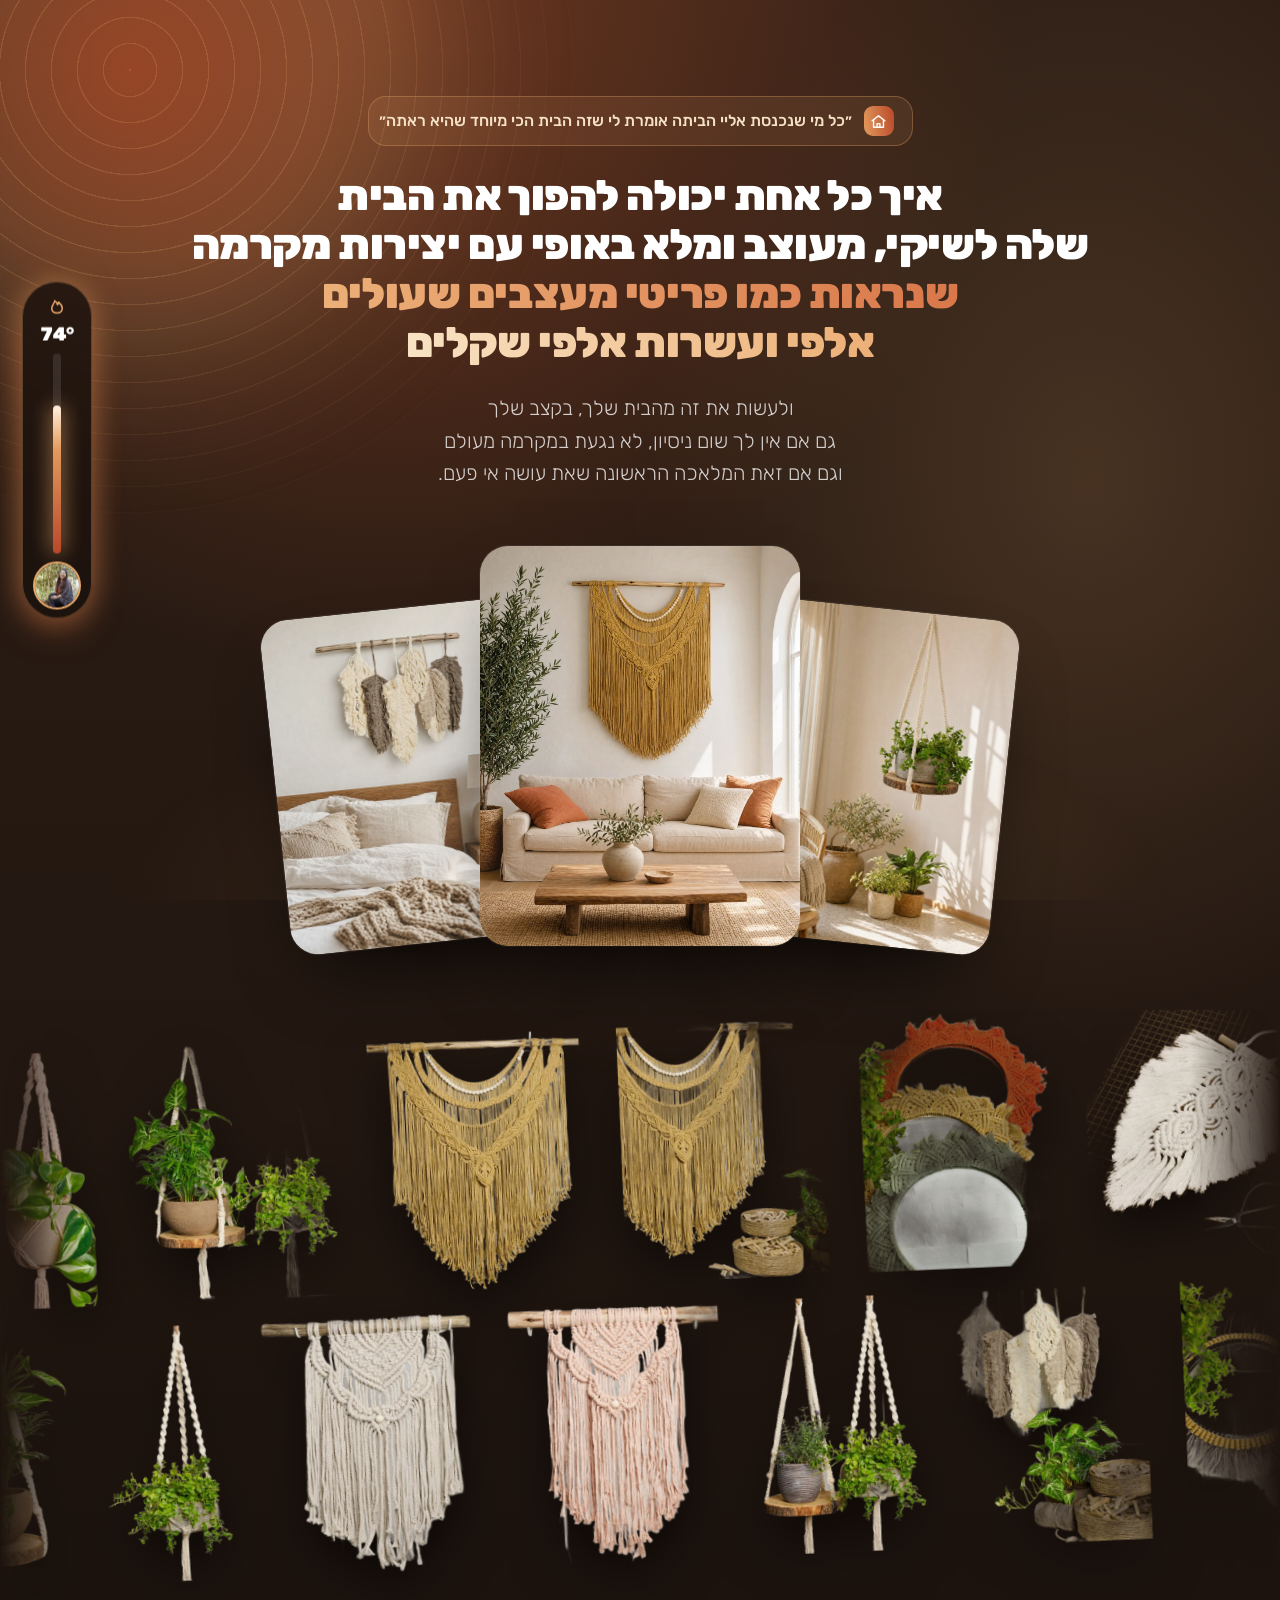
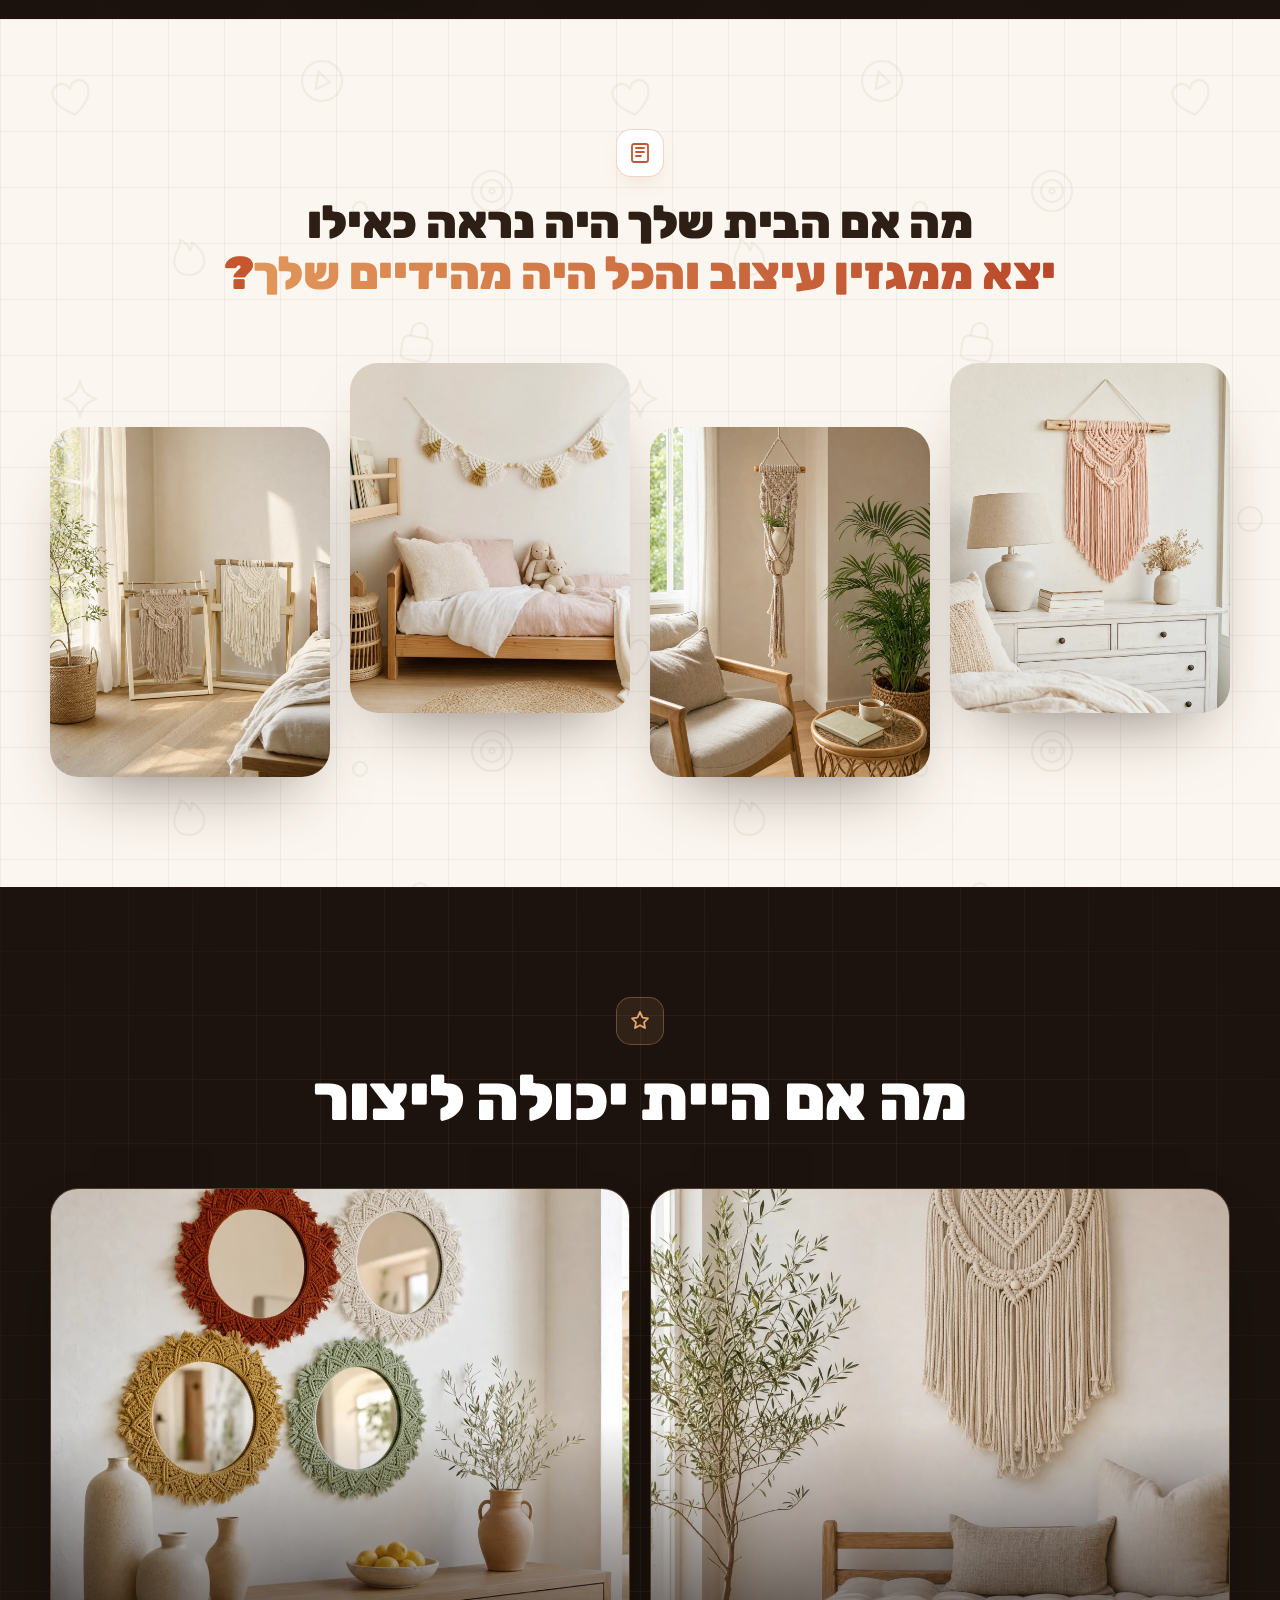
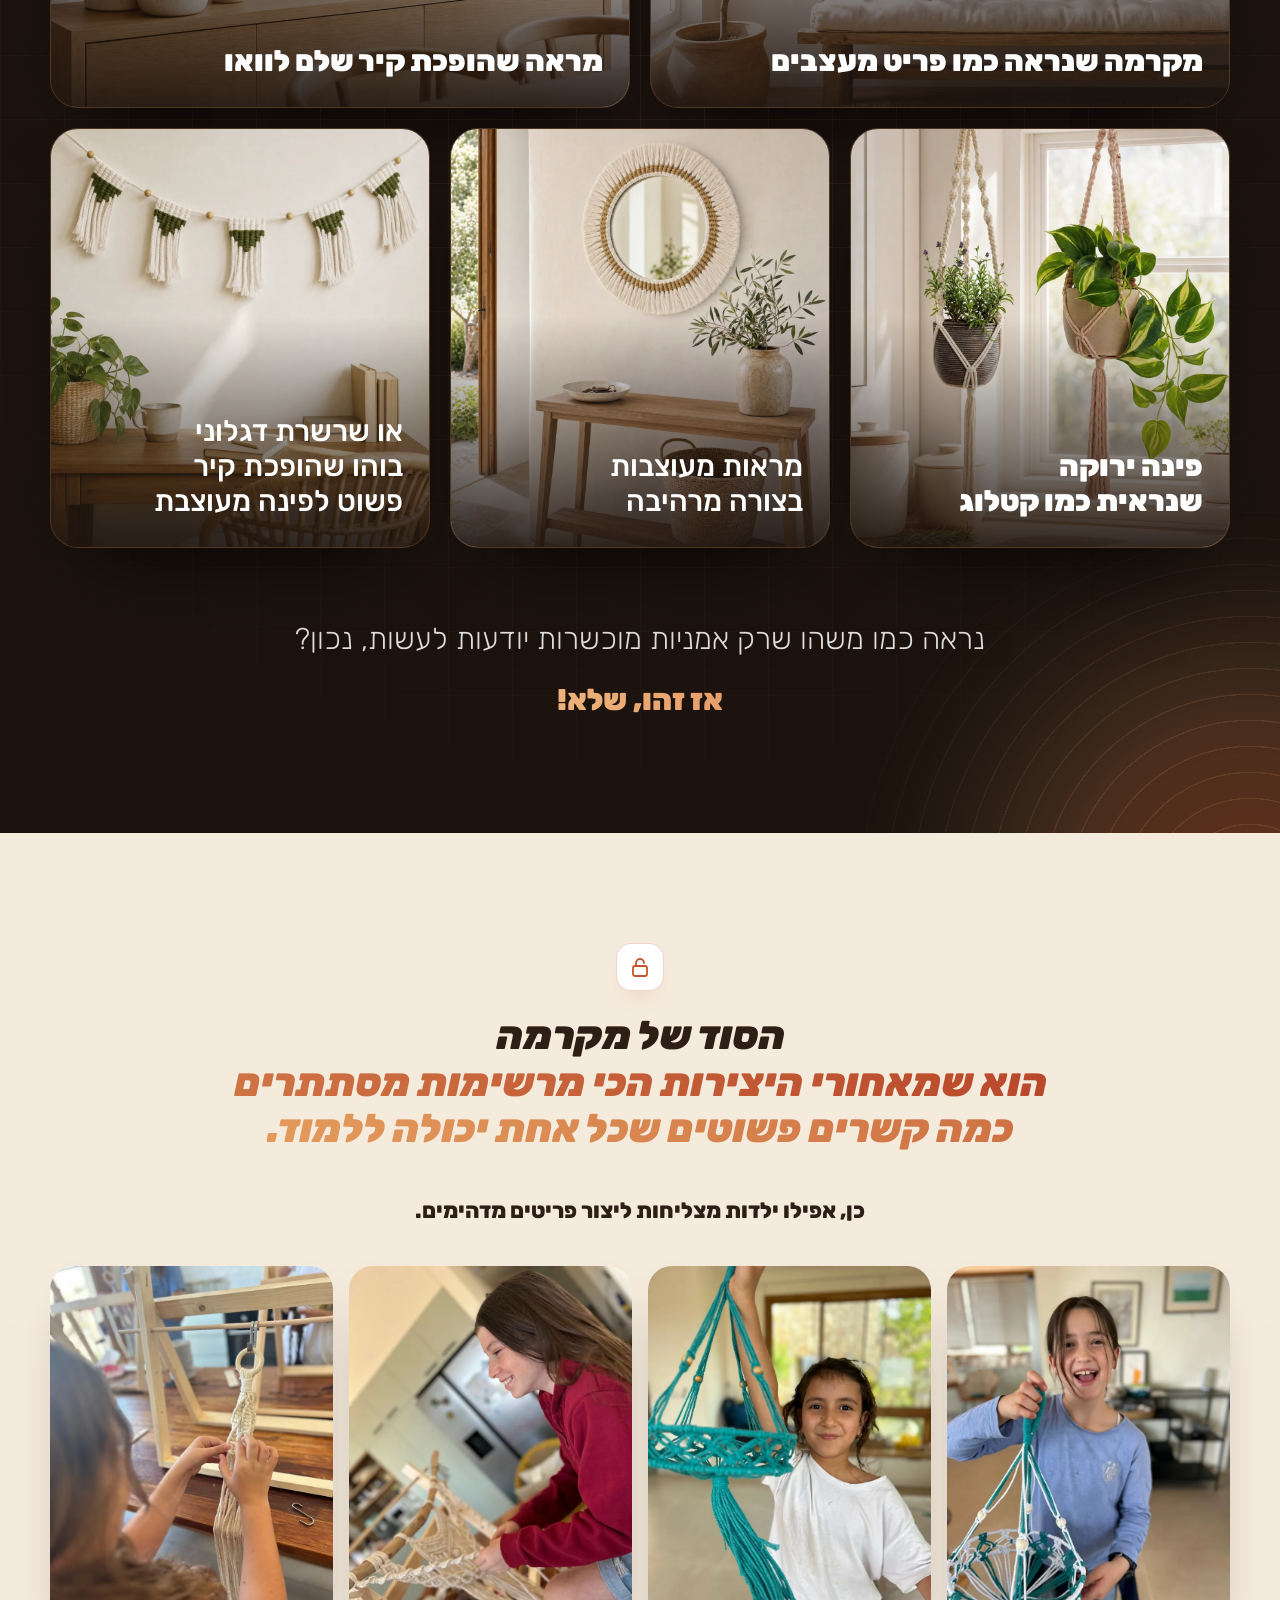
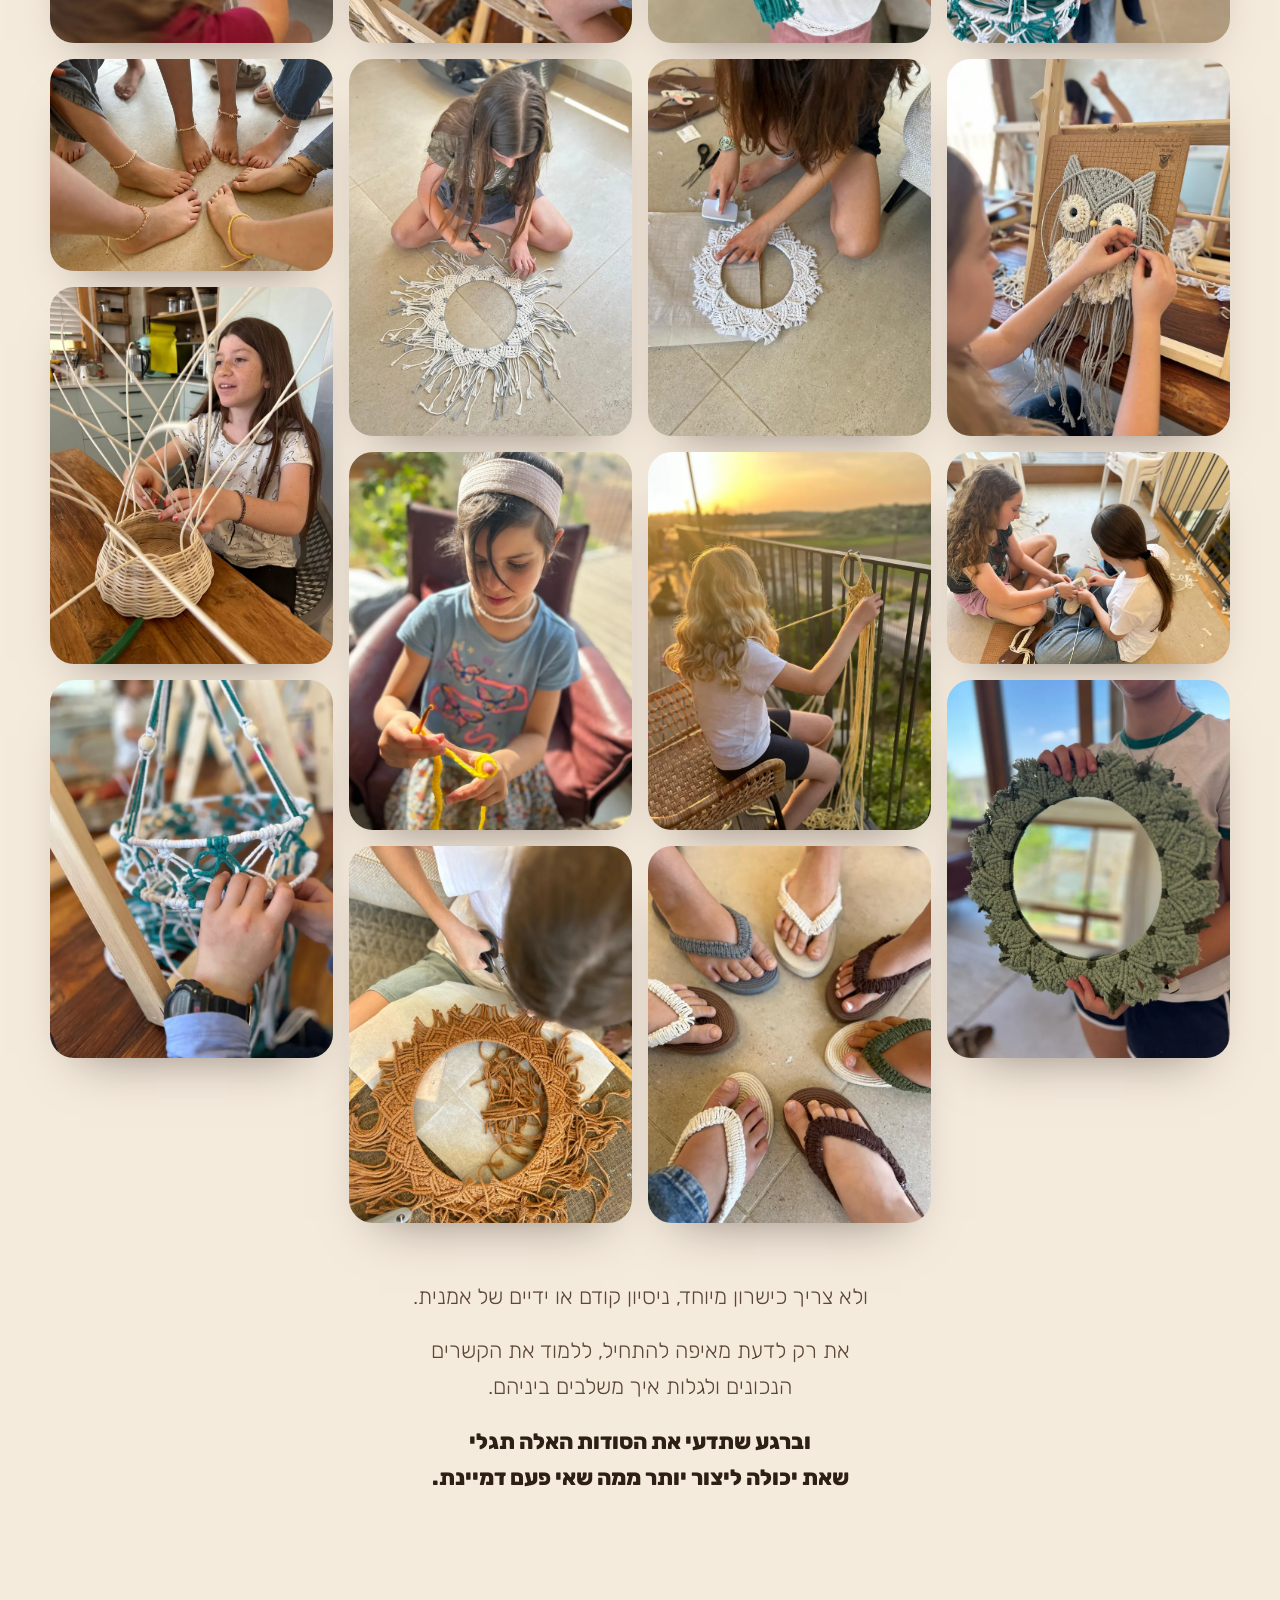
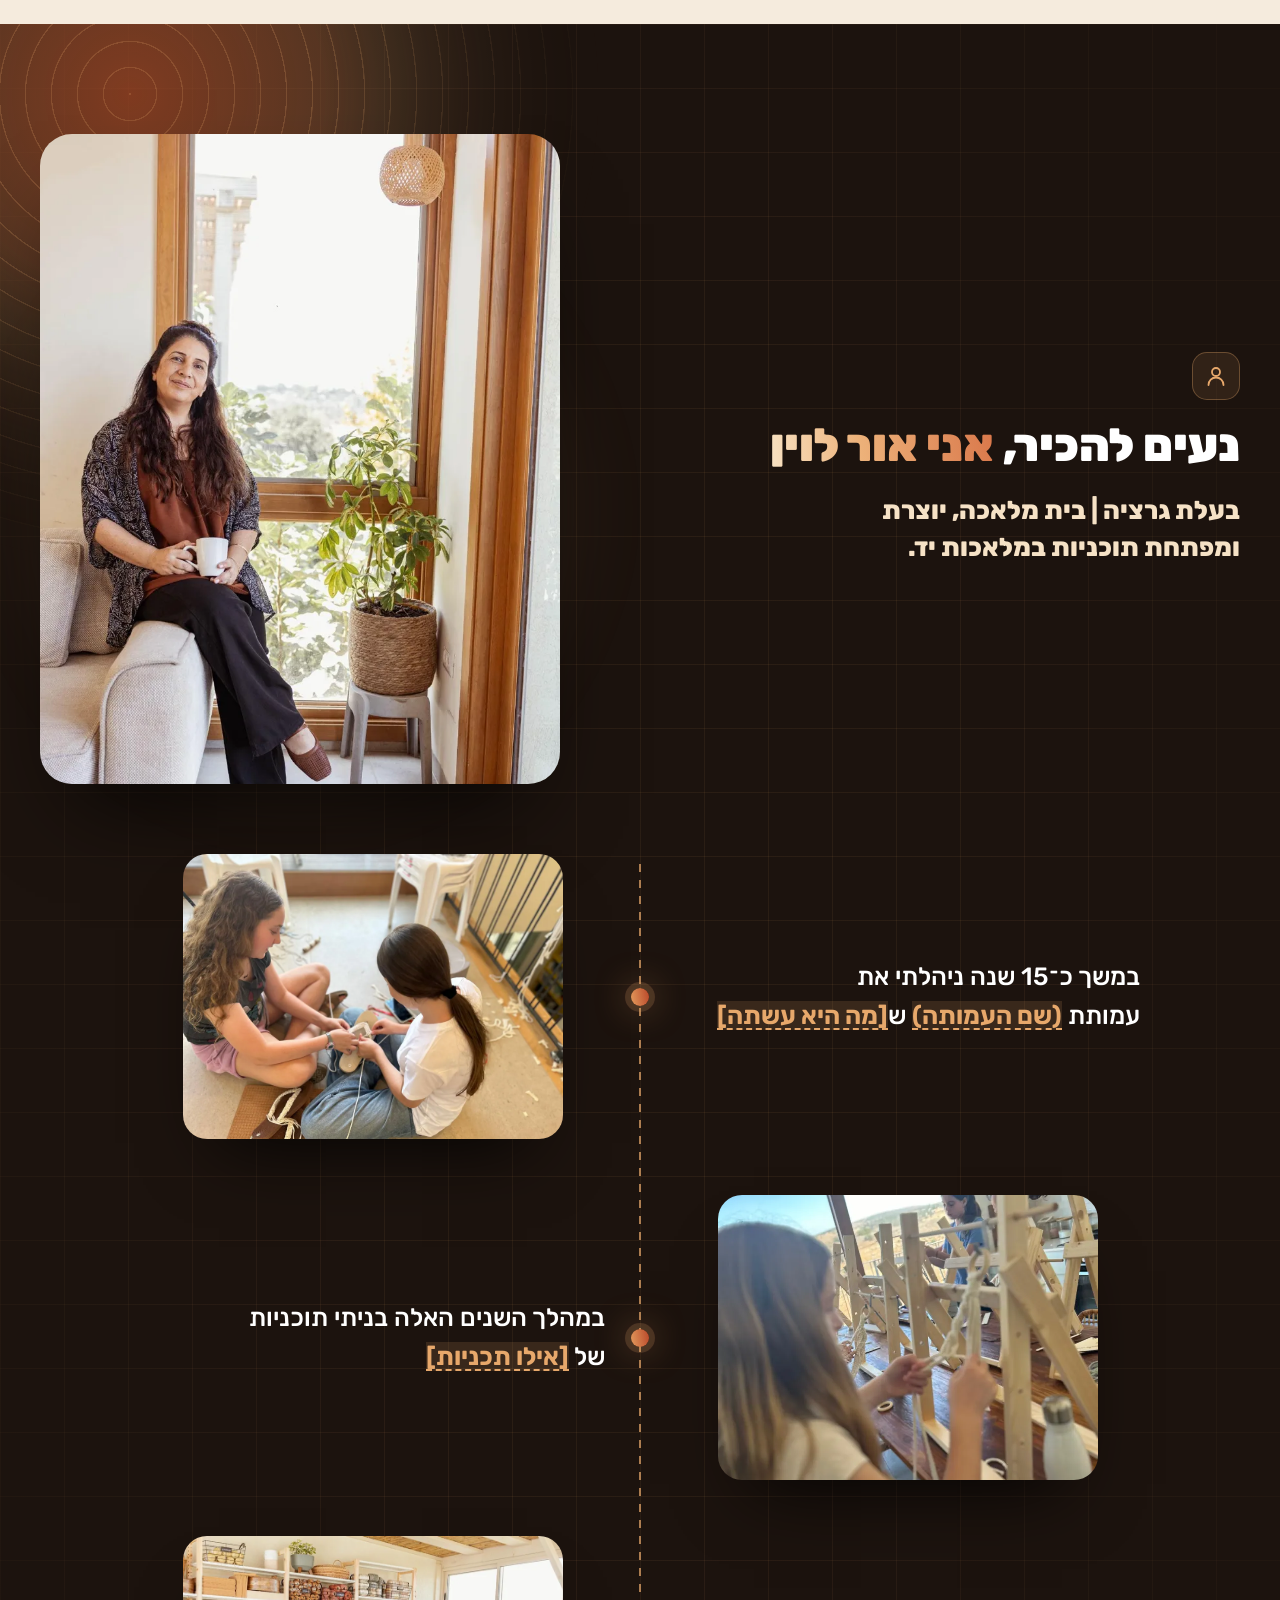
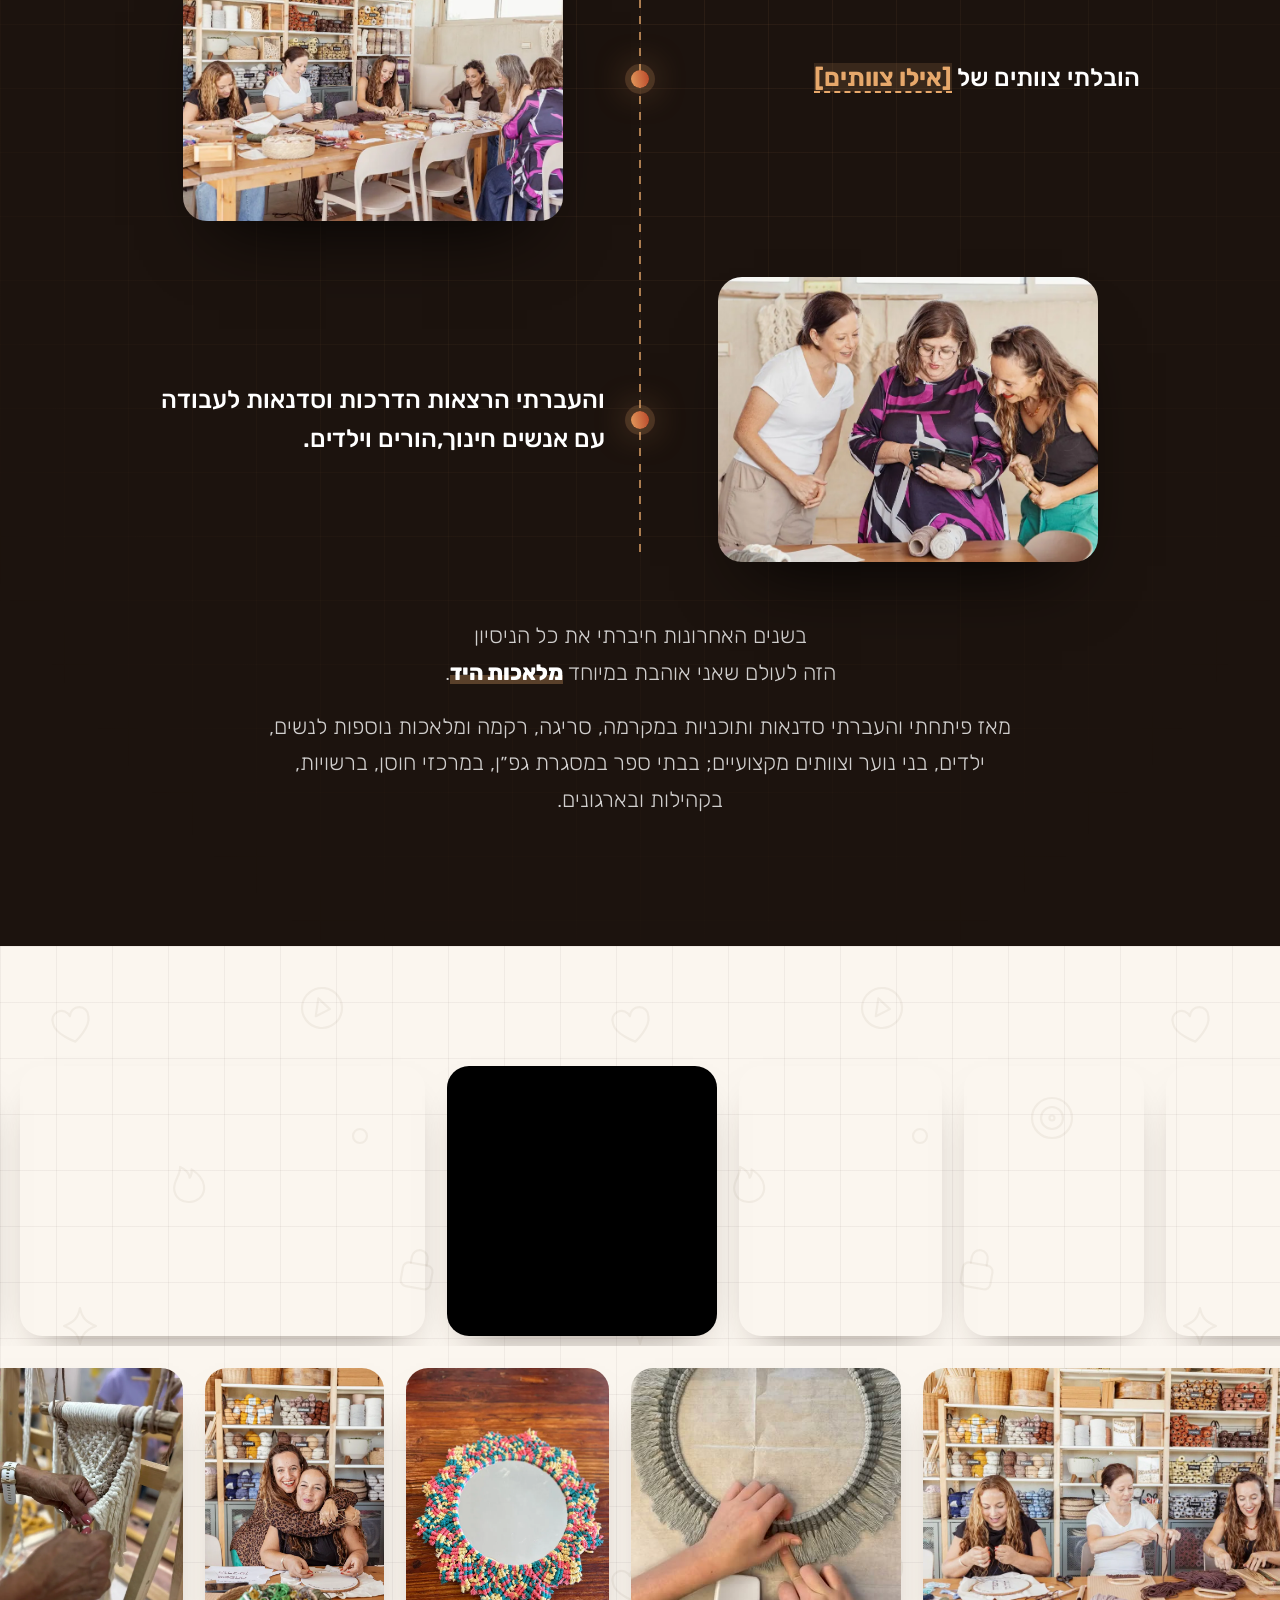
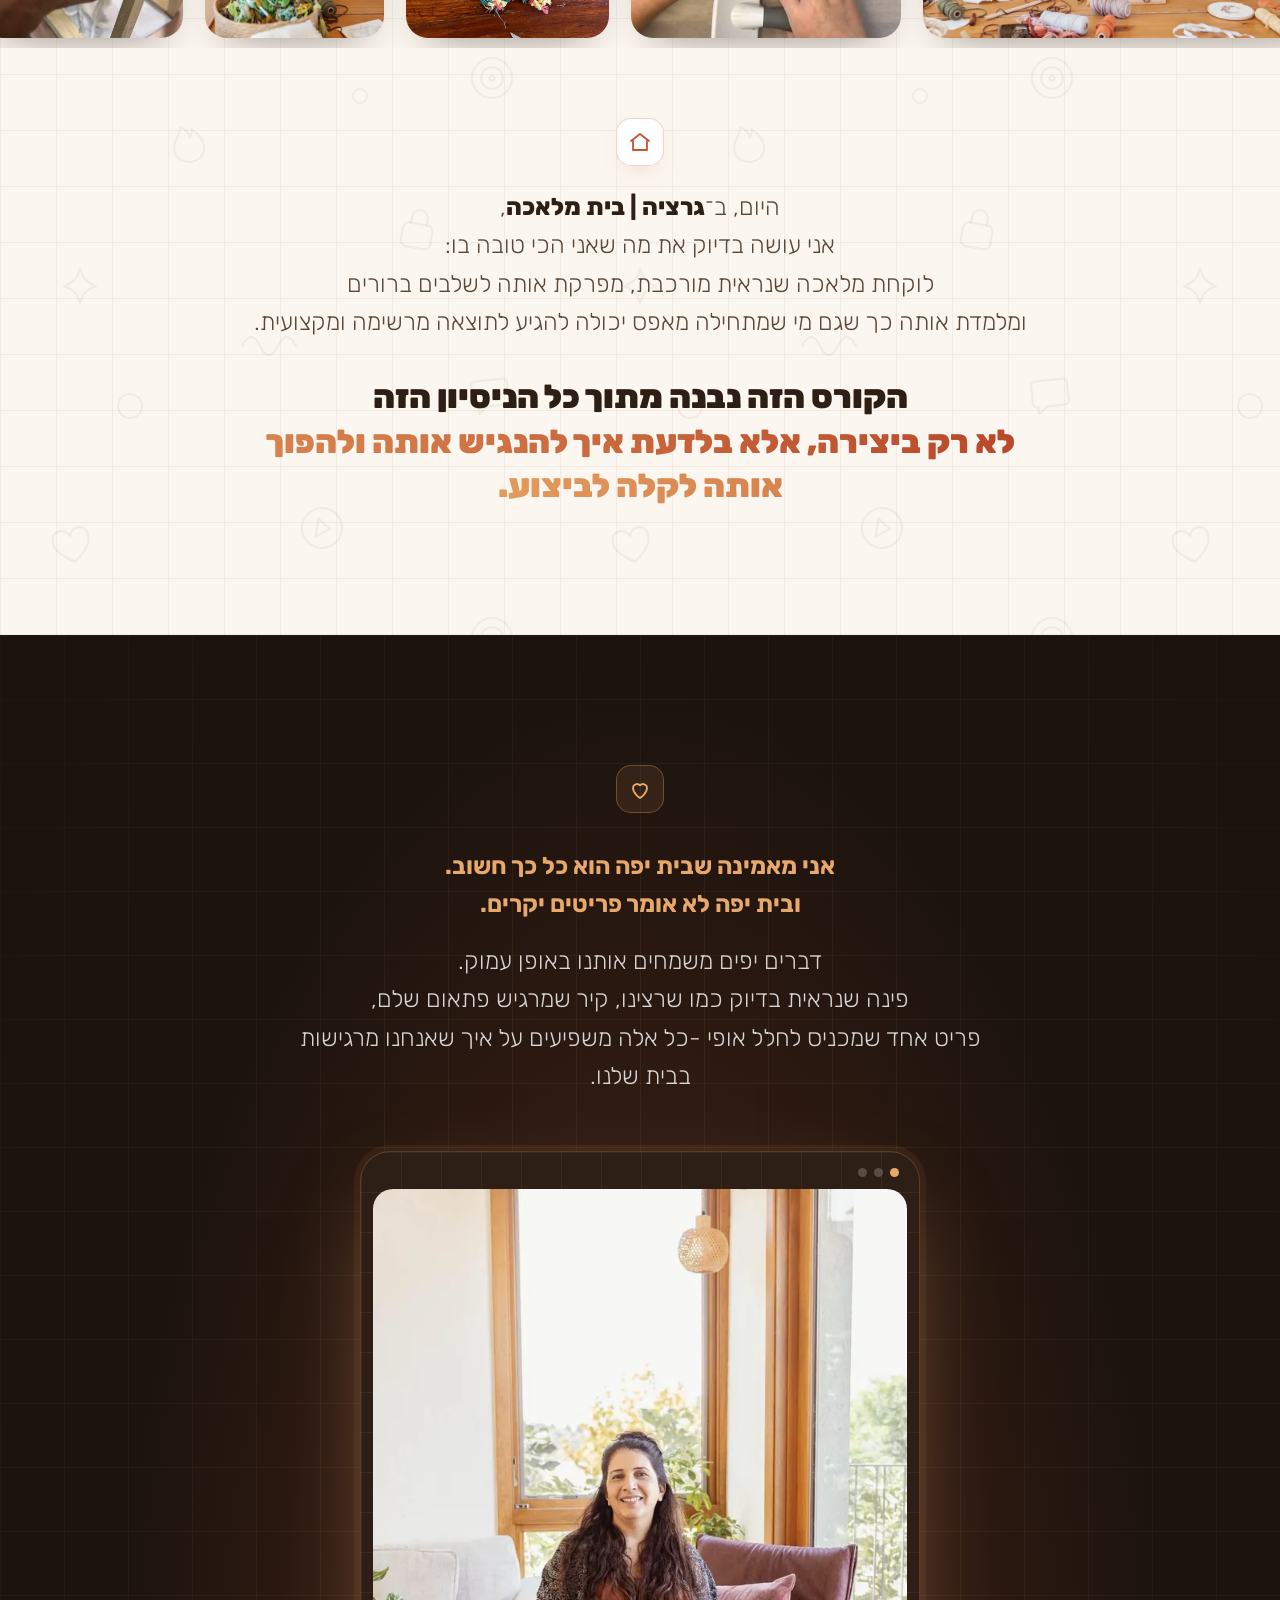
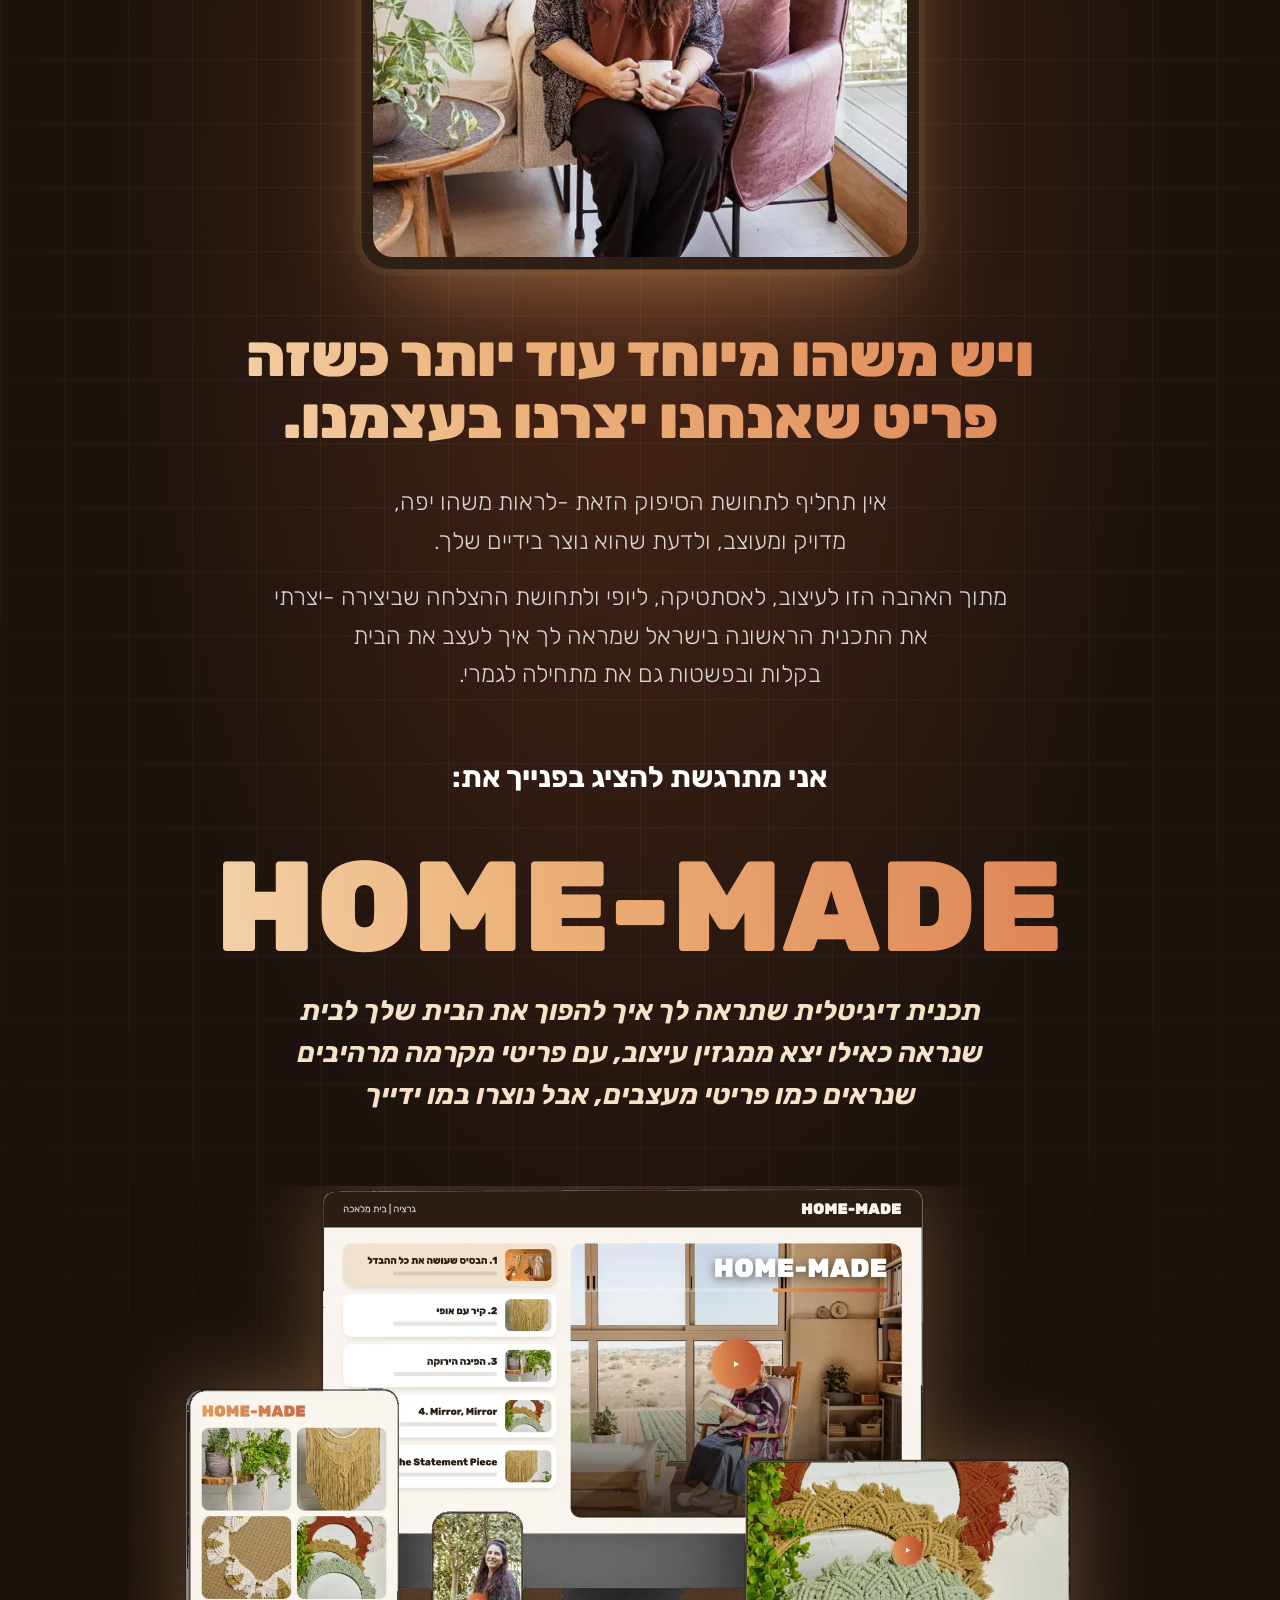
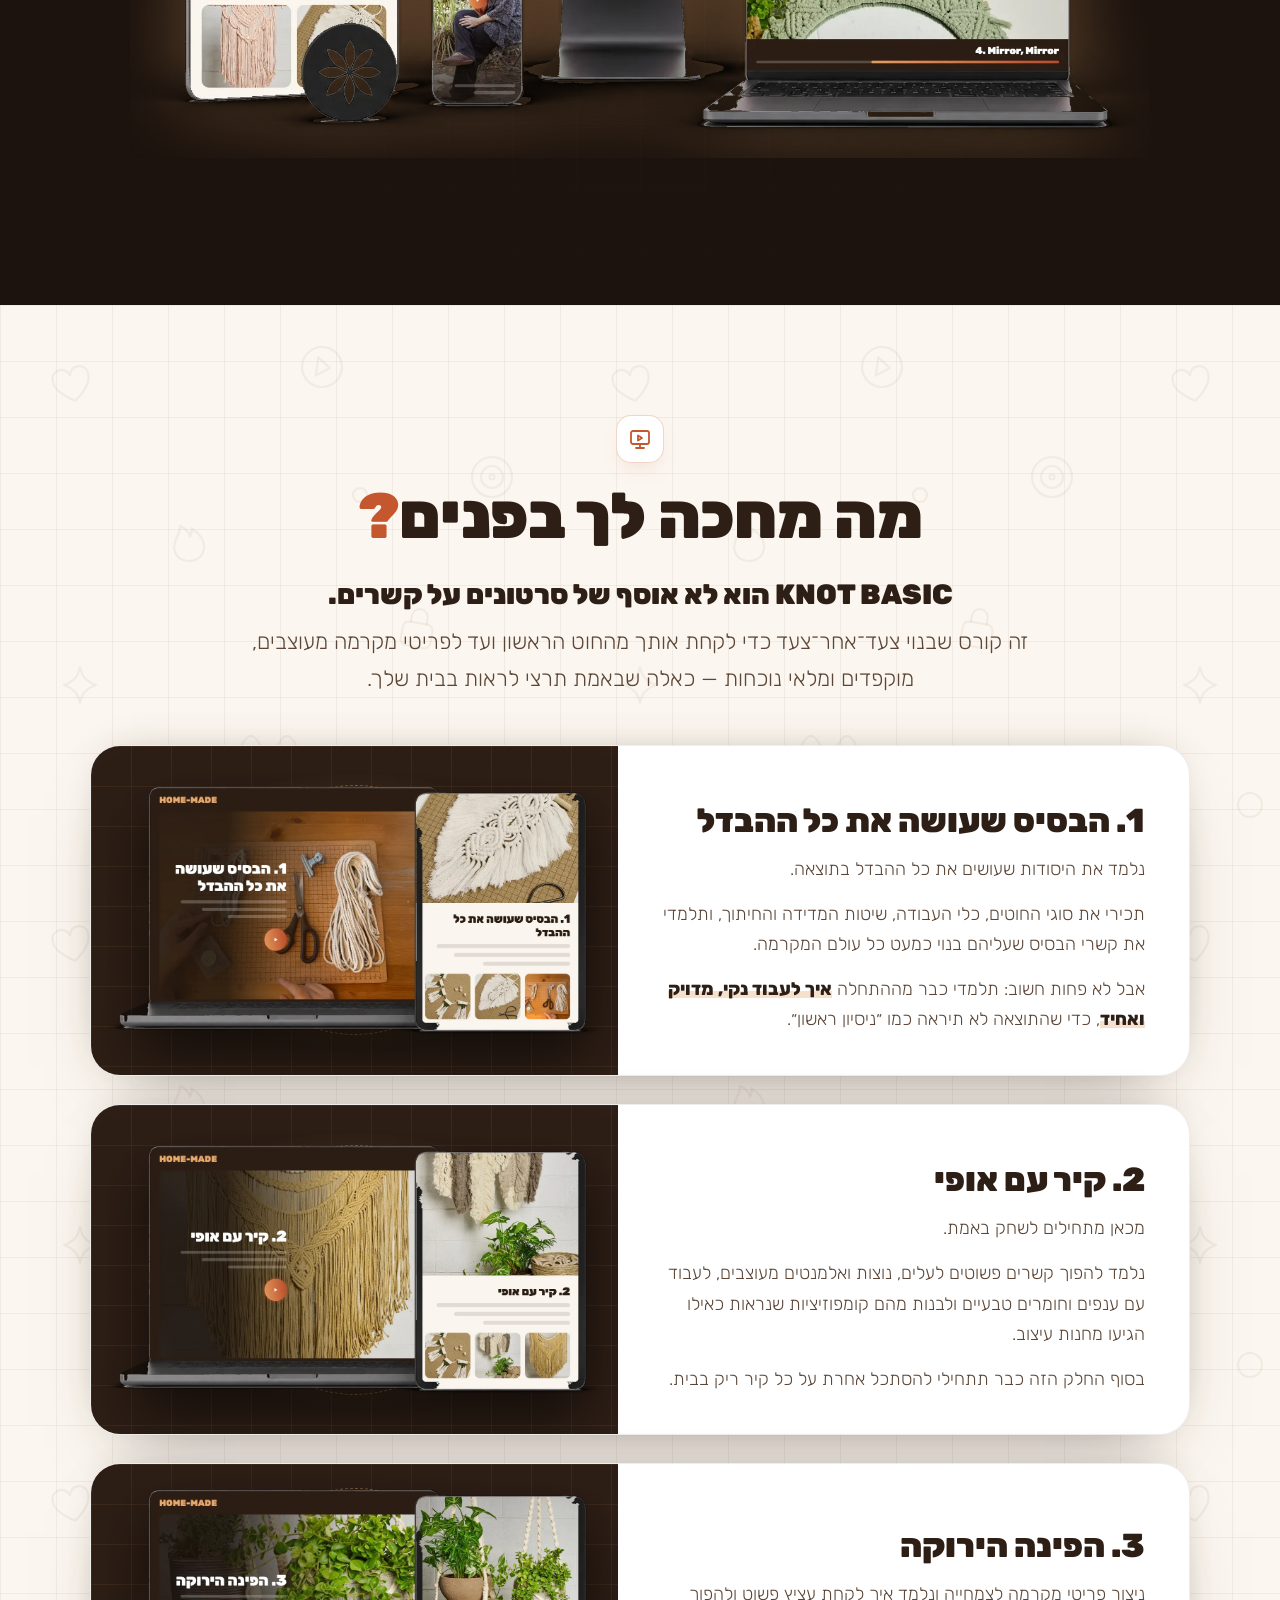
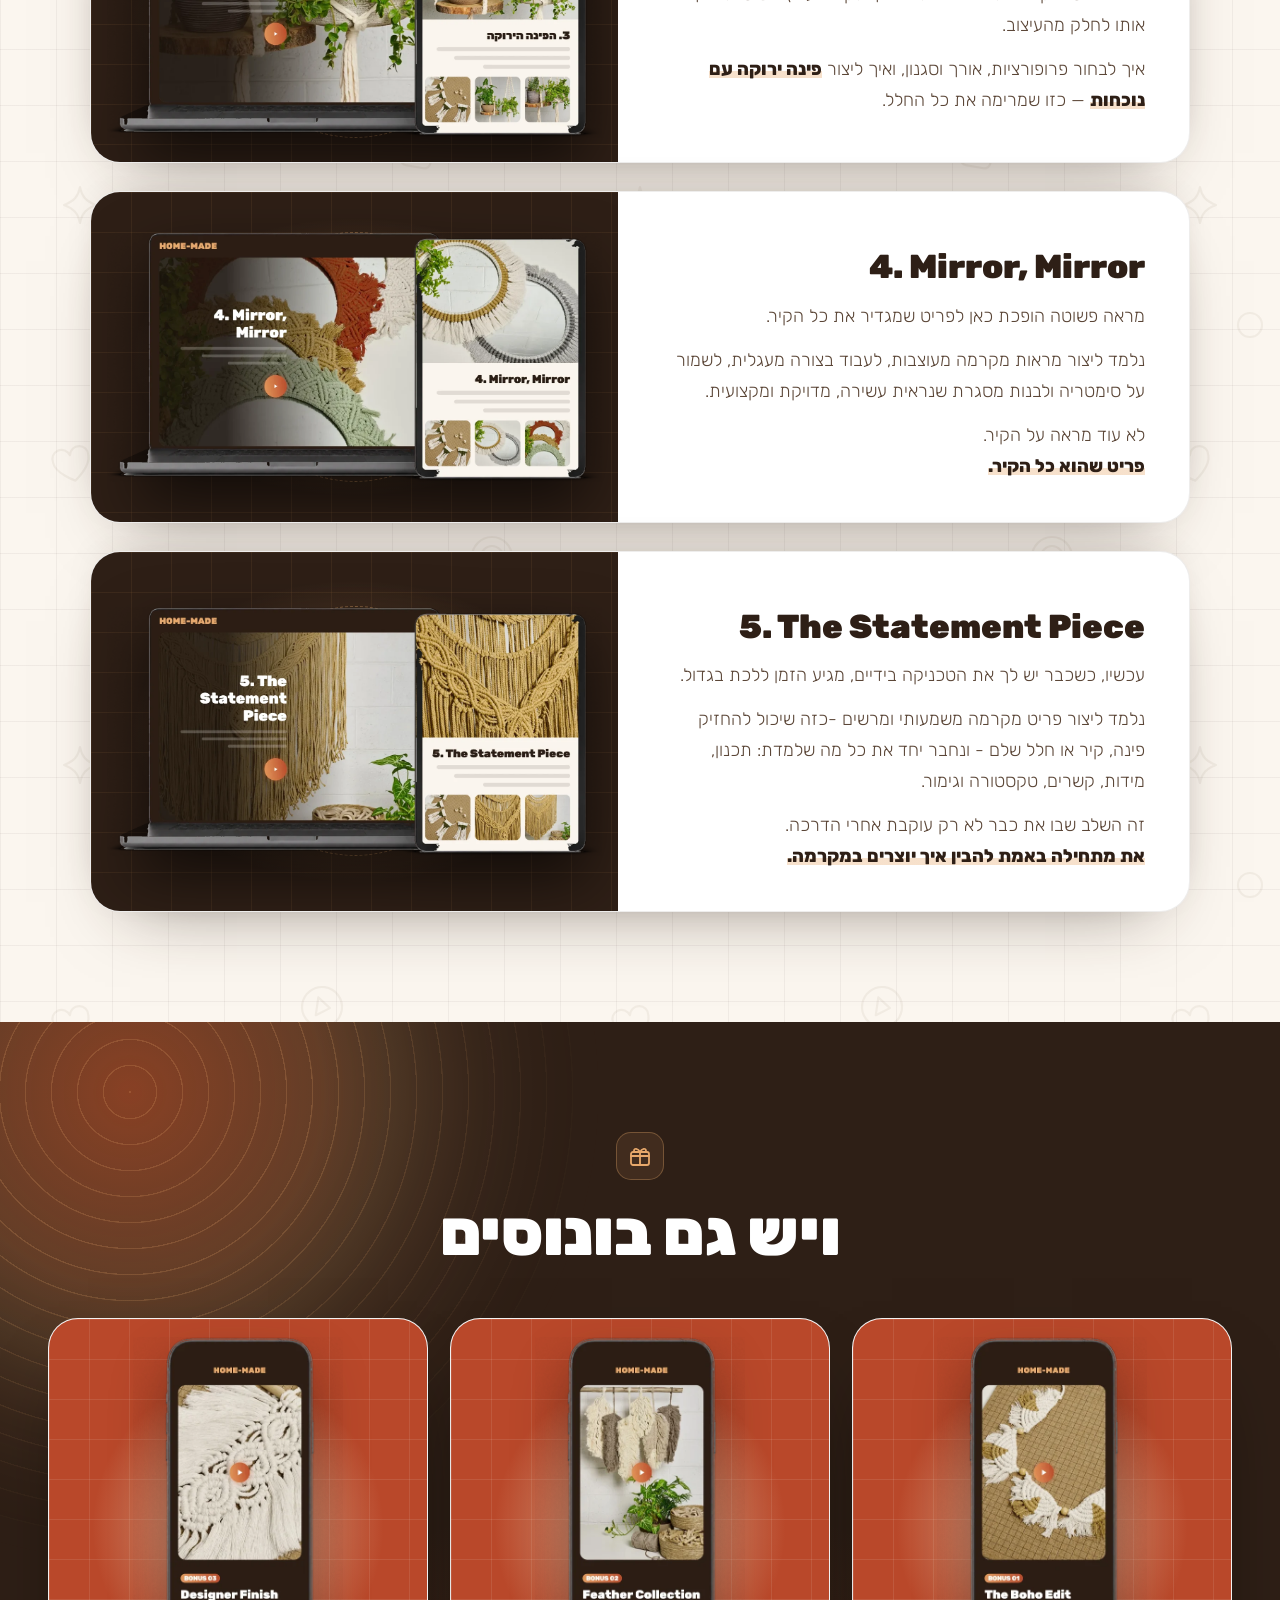
<file: index.html>
<!doctype html>
<html lang="he" dir="rtl">
<head>
<meta charset="utf-8">
<meta name="viewport" content="width=device-width, initial-scale=1">
<meta name="robots" content="noindex">
<title>HOME-MADE | אור לוין, גרציה בית מלאכה</title>
<script src="/pixel.js?v=1"></script>
<link rel="preconnect" href="https://fonts.googleapis.com">
<link rel="preconnect" href="https://fonts.gstatic.com" crossorigin>
<link href="https://fonts.googleapis.com/css2?family=Rubik:wght@300;400;500;700;800;900&display=swap" rel="stylesheet">
<link rel="stylesheet" href="sam.css?v=1">
<style>
/* =====================================================================
   Or Levin page: the samurai look (sam.css) + the cards and touches of skill 1.
   Image slots marked <!--slot:...--> are filled by ../build.py from the lab (lab.html).
   ===================================================================== */
.eyebrow{font-weight:500}
/* hero: everything centered, a collage of homes in place of the portrait */
.hero__main{flex-direction:column;flex-wrap:nowrap;align-items:center;gap:0;text-align:center;padding-bottom:30px}
.hero__text{flex:none;width:100%;max-width:1140px}
.h1{font-size:clamp(30px,3.3vw,48px);line-height:1.16}
.hero__sub{margin-left:auto;margin-right:auto;max-width:640px}
.fan{--cw:clamp(170px,25vw,340px);display:flex;justify-content:center;align-items:center;margin:56px auto 0;padding-bottom:34px;direction:ltr}
.fan figure{position:relative;flex:none;margin:0 calc(var(--cw)*-.1);width:calc(var(--cw)*(1 - var(--a)*.16));aspect-ratio:4/5;border-radius:28px;overflow:hidden;rotate:calc(var(--d)*6deg);translate:0 calc(var(--a)*30px);z-index:calc(10 - var(--a)*2);box-shadow:0 40px 80px -34px rgb(0 0 0 / .9),0 0 0 1px rgb(255 255 255 / .07)}
.fan img{display:block;width:100%;height:100%;object-fit:cover}
/* the double slider of cut-out pieces (the Createli brands wall), no background behind the pieces */
.cwall{order:2;position:relative;z-index:2;margin:0 -24px;overflow:hidden;direction:ltr;padding:30px 0 70px;-webkit-mask-image:linear-gradient(90deg,transparent,#000 7%,#000 93%,transparent);mask-image:linear-gradient(90deg,transparent,#000 7%,#000 93%,transparent)}
.cwall__in{display:grid;gap:22px;transform:rotate(-2.5deg) scale(1.05)}
.cwall__row{overflow:visible;cursor:grab;touch-action:pan-y}
.cwall__row.drag{cursor:grabbing}
.cwall__track{display:flex;align-items:center;gap:clamp(20px,2.8vw,44px);width:max-content;will-change:transform}
.cwall__track img{height:clamp(170px,19vw,300px);width:auto;max-width:none;flex:none;filter:drop-shadow(0 22px 24px rgb(0 0 0 / .55));-webkit-user-drag:none;user-select:none}
/* the magazine wall: homes, no frames, every other one set lower */
.bento{display:grid;grid-template-columns:repeat(var(--n),minmax(0,1fr));gap:20px;margin:60px auto 0;max-width:1180px;align-items:start}
.bento--1{--n:1;max-width:560px}.bento--2{--n:2;max-width:860px}.bento--3{--n:3}.bento--4{--n:4}.bento--5{--n:5}
.bento figure{margin:0;border-radius:28px;overflow:hidden;box-shadow:0 34px 70px -34px rgb(46 31 22 / .6)}
.bento--2 figure:nth-child(even),.bento--4 figure:nth-child(even),.bento--5 figure:nth-child(even),.bento--3 figure:nth-child(3n+2){margin-top:64px}
.bento img{display:block;width:100%;aspect-ratio:4/5;object-fit:cover;transition:transform 1.2s var(--ease)}
.bento figure:hover img{transform:scale(1.04)}
/* skill 1 cards: what you could create (photo card, title on glass) */
.makes{margin:56px auto 0;max-width:1180px;display:grid;grid-template-columns:repeat(6,1fr);gap:20px}
.mk{position:relative;grid-column:span 2;margin:0;min-height:420px;border-radius:28px;overflow:hidden;border:1px solid rgb(231 168 107 / .25);box-shadow:0 40px 80px -40px rgb(0 0 0 / .9);isolation:isolate;transition:transform .4s var(--ease),border-color .4s}
.mk--big{grid-column:span 3;min-height:520px}
.mk img{position:absolute;inset:0;width:100%;height:100%;object-fit:cover;z-index:-2;transition:transform 1.2s var(--ease)}
.mk::after{content:"";position:absolute;inset:0;z-index:-1;background:linear-gradient(180deg,transparent 45%,rgb(28 19 14 / .9) 100%)}
.mk:hover{transform:translateY(-6px);border-color:rgb(231 168 107 / .7)}
.mk:hover img{transform:scale(1.05)}
.mk__body{position:absolute;right:0;left:0;bottom:0;padding:26px 26px 28px;text-align:right}
.mk h3{margin:0;font-size:clamp(23px,2.3vw,32px);line-height:1.2;font-weight:900;color:#fff}
.mk h3.lt{font-weight:500}
.punch{margin:70px auto 0;max-width:820px;text-align:center}
.punch p{margin:0;font-size:clamp(22px,2.4vw,30px);line-height:1.45;color:rgb(255 255 255 / .86)}
.punch .motto{margin-top:18px}
/* the secret: a big italic quote, then a full collage of girls and what they made */
.secret{margin:22px auto 0;max-width:1120px;font-size:clamp(26px,3.1vw,44px);line-height:1.18;font-weight:900;font-style:italic;color:var(--ink)}
.prose{margin:40px auto 0;max-width:760px}
.prose p{margin:0 0 18px;font-size:clamp(19px,1.8vw,22px);line-height:1.65;color:var(--t-body)}
.prose p.lead{font-weight:800;color:var(--t-strong)}
.kids{columns:4 220px;column-gap:16px;margin:36px auto 0;max-width:1180px}
.kids figure{margin:0 0 16px;break-inside:avoid;border-radius:24px;overflow:hidden;box-shadow:0 26px 50px -30px rgb(46 31 22 / .55)}
.kids img{display:block;width:100%;height:auto}
/* placeholders that the copy still has open: shown, never filled by us */
.todo{color:var(--sky);font-weight:700;background:rgb(231 168 107 / .14);text-decoration:underline dashed 1.5px;text-underline-offset:5px}
.sec--light .todo,.sec--frost .todo{color:var(--blue)}
/* about: a big portrait, no frame */
.about-head{display:flex;flex-wrap:wrap;align-items:center;gap:50px}
.about-head>*{flex:1 1 420px;min-width:0}
.about-photo{position:relative;margin:0 auto;max-width:520px;width:100%}
.about-photo::before{content:"";position:absolute;inset:10% -8% -6%;border-radius:50%;background:radial-gradient(closest-side,rgb(231 168 107 / .32),transparent);filter:blur(34px)}
.about-photo img{position:relative;display:block;width:100%;aspect-ratio:4/5;object-fit:cover;object-position:50% 18%;border-radius:32px;box-shadow:0 50px 90px -40px rgb(0 0 0 / .9)}
.role{margin:20px 0 0;font-size:clamp(21px,2vw,26px);line-height:1.45;font-weight:800;color:var(--ice-txt)}
/* skill 1 thread: one cord runs down, each line of the story sits on a knot, with its photo */
.thread{position:relative;margin:70px auto 0;max-width:1000px;padding:0;list-style:none}
.thread::before{content:"";position:absolute;top:10px;bottom:10px;left:50%;width:2px;margin-left:-1px;background:repeating-linear-gradient(180deg,rgb(231 168 107 / .7) 0 8px,transparent 8px 16px)}
.thread li{position:relative;display:flex;align-items:center;gap:70px;margin:0 0 56px}
.thread li:nth-child(even){flex-direction:row-reverse}
.thread li::before{content:"";position:absolute;left:50%;top:50%;width:18px;height:18px;margin:-9px 0 0 -9px;border-radius:50%;background:var(--grad);box-shadow:0 0 0 6px rgb(231 168 107 / .18),var(--glow)}
.thread__t{flex:1;margin:0;font-size:clamp(20px,2vw,25px);line-height:1.55;font-weight:500;color:#fff}
.thread figure{flex:1;margin:0;display:flex;justify-content:center}
.thread img{width:min(100%,380px);aspect-ratio:4/3;object-fit:cover;border-radius:24px;box-shadow:0 40px 70px -36px rgb(0 0 0 / .9)}
.after-thread{margin:10px auto 0;max-width:780px;text-align:center}
.after-thread p{margin:0 0 18px;font-size:clamp(19px,1.8vw,22px);line-height:1.65;color:rgb(255 255 255 / .8)}
.after-thread b{font-weight:800;color:#fff;background:linear-gradient(180deg,transparent 60%,rgb(231 168 107 / .3) 60%,rgb(231 168 107 / .3) 92%,transparent 92%)}
/* rows: photos and short looping clips together, no frames */
.sec--light .rows__track img{border:0;box-shadow:0 20px 40px -24px rgb(46 31 22 / .55)}
.rows__track video{height:270px;width:270px;object-fit:cover;border-radius:22px;flex:none;box-shadow:0 20px 40px -24px rgb(46 31 22 / .55);background:#000}
.today{margin:70px auto 0;max-width:820px;text-align:center}
.today p{margin:0 0 16px;font-size:clamp(20px,2vw,24px);line-height:1.6;color:var(--ink-2)}
.today b{color:var(--ink);font-weight:800}
.today .big{margin-top:34px;font-size:clamp(23px,2.6vw,33px);line-height:1.35;font-weight:900;color:var(--ink)}
/* product reveal: Or in the screen, then the program mockup on its own */
.screen--tall{max-width:560px}
.screen--tall img{display:block;aspect-ratio:4/5;object-fit:cover;object-position:50% 30%}
.reveal-name{margin:46px 0 0;font-size:clamp(56px,10vw,150px);line-height:.95;font-weight:900;letter-spacing:.01em;direction:ltr}
.reveal-sub{margin:22px auto 0;max-width:820px;font-size:clamp(20px,2.2vw,28px);line-height:1.5;font-weight:700;font-style:italic;color:var(--ice-txt)}
.preface{margin:60px 0 0;font-size:clamp(22px,2.3vw,30px);font-weight:700;color:#fff}
.draw{max-width:1100px}
/* modules: the service card holds the module mockup */
.svc-card__art{flex-basis:48%}
.svc-card__art img{width:94%}
.svc-card h3{direction:rtl}
.svc-card h3 .ltr{direction:ltr;unicode-bidi:isolate}
.svc-card__body p b{font-weight:800;color:var(--ink);background:linear-gradient(180deg,transparent 60%,rgb(231 168 107 / .35) 60%,rgb(231 168 107 / .35) 92%,transparent 92%)}
.svc-list{max-width:1100px}
.inside-lead{margin:22px auto 0;max-width:820px;font-size:clamp(19px,1.8vw,22px);line-height:1.65;color:var(--ink-2)}
.inside-lead b{display:block;margin-bottom:6px;font-size:clamp(22px,2.3vw,28px);font-weight:900;color:var(--ink)}
/* bonuses: skill 1 bonus cards with a phone mockup in the art panel */
.feats{max-width:1200px;margin-left:auto;margin-right:auto}
.feat{flex:1 1 340px;max-width:380px}
.feat .art{height:360px;background-color:#B9482A;background-image:radial-gradient(55% 60% at 50% 58%,rgb(248 227 196 / .7) 0%,transparent 70%),linear-gradient(rgb(255 255 255 / .09) 1px,transparent 1px),linear-gradient(90deg,rgb(255 255 255 / .09) 1px,transparent 1px)}
.feat .art img{height:90%}
.feat h3{direction:ltr;text-align:right;font-size:clamp(21px,2vw,26px)}
.feat__body p b{font-weight:800;color:var(--ink)}
/* the close */
.close-photos{display:flex;justify-content:center;gap:18px;margin:60px auto 0;max-width:980px}
.close-photos figure{margin:0;flex:1 1 0;border-radius:22px;overflow:hidden;box-shadow:0 30px 60px -30px rgb(46 31 22 / .5)}
.close-photos figure:nth-child(even){translate:0 -18px}
.close-photos img{display:block;width:100%;aspect-ratio:4/5;object-fit:cover}
.gauge .tr{stroke:rgb(46 31 22 / .1)}
.endline{margin:34px auto 0;max-width:820px;font-size:clamp(21px,2.2vw,28px);line-height:1.5;font-weight:800;color:var(--ink)}
.sec--light{background-color:var(--paper)}
/* the offer, the questions and the form */
.rowsheet .row span:first-child{min-width:0}
.formcard .note.pre{margin:4px 0 0;font-size:17px;color:rgb(255 255 255 / .78)}
.sec--frost .qa{background:#fff;border-color:rgb(46 31 22 / .08);box-shadow:0 18px 40px -30px rgb(46 31 22 / .45)}
.sec--frost .qa:hover{border-color:rgb(196 87 46 / .35)}
.sec--frost .qa.open{background:#fff;border-color:rgb(196 87 46 / .45);box-shadow:0 26px 60px -30px rgb(196 87 46 / .55)}
.sec--frost .qa__btn{color:var(--ink)}
.sec--frost .qa__n{background:rgb(196 87 46 / .08);border-color:rgb(196 87 46 / .25);color:var(--blue)}
.sec--frost .qa.open .qa__n{color:#fff}
.sec--frost .qa__x{border-color:rgb(46 31 22 / .2)}
.sec--frost .qa__x::before,.sec--frost .qa__x::after{background:var(--ink)}
.sec--frost .qa.open .qa__x{background:rgb(196 87 46 / .12)}
.sec--frost .qa__p p{color:var(--ink-2)}
.faq-side img{width:min(250px,72%);filter:drop-shadow(0 26px 30px rgb(46 31 22 / .35))}
.final .saying{margin-bottom:8px}
@media (max-width:760px){
  .fan{--cw:42vw;margin-top:40px;padding-bottom:20px}
  .fan figure{margin:0 calc(var(--cw)*-.16);border-radius:20px}
  .fan figure[data-a="2"],.fan figure[data-a="3"],.fan figure[data-a="4"]{display:none}
  .cwall{padding:18px 0 46px}
  .cwall__in{gap:14px}
  .cwall__track img{height:160px}
  .bento,.bento--1,.bento--2{grid-template-columns:1fr 1fr;gap:12px;margin-top:44px;max-width:none}
  .bento figure{border-radius:20px}
  .bento figure:nth-child(n){margin-top:0}
  .bento figure:nth-child(even){margin-top:32px}
  .makes{grid-template-columns:1fr;gap:16px}
  .mk,.mk--big{grid-column:auto;min-height:400px}
  .mk__body{padding:20px 20px 22px}
  .kids{columns:3;column-gap:8px}
  .kids figure{margin-bottom:8px;border-radius:14px}
  .about-photo img{border-radius:26px}
  .thread{margin-top:50px}
  .thread li,.thread li:nth-child(even){flex-direction:column;align-items:stretch;gap:20px;padding-right:0;padding-left:0;margin-bottom:44px}
  .thread li::before,.thread::before{display:none}
  .thread img{width:100%}
  .rows__track video{height:190px;width:190px;border-radius:18px}
  .feat .art{height:320px}
  .close-photos{gap:8px}
  .close-photos figure{border-radius:14px}
  .close-photos figure:nth-child(even){translate:0 -10px}
  .faq-side img{width:190px}
}
</style>
</head>
<body>
<svg width="0" height="0" style="position:absolute" aria-hidden="true" focusable="false"><defs>
  <linearGradient id="gq" x1="0" y1="0" x2="1" y2="1"><stop offset="0" stop-color="#EDB27A"/><stop offset="1" stop-color="#B9482A"/></linearGradient>
  <linearGradient id="gGauge" x1="0" y1="0" x2="1" y2="1"><stop offset="0" stop-color="#F8E3C4"/><stop offset=".5" stop-color="#E39A5C"/><stop offset="1" stop-color="#B9482A"/></linearGradient>
</defs></svg>
<main>

<!-- ============ 1 · HERO: centered, a collage of homes, the double slider of pieces ============ -->
<section class="hero" id="s-hero">
  <div class="aura aura--a" aria-hidden="true"></div>
  <div class="cwall" aria-hidden="true" data-bleed><!--slot:slider--><div class="cwall__in"><div class="cwall__row" data-film="1" data-bleed><div class="cwall__track"><img src="assets/cut-01.webp" alt="" width="164" height="640"><img src="assets/cut-03.webp" alt="" width="447" height="640"><img src="assets/cut-05.webp" alt="" width="599" height="640"><img src="assets/cut-07.webp" alt="" width="512" height="640"><img src="assets/cut-10.webp" alt="" width="513" height="640"><img src="assets/cut-13.webp" alt="" width="531" height="640"><img src="assets/cut-18.webp" alt="" width="512" height="640"><img src="assets/cut-21.webp" alt="" width="469" height="640"><img src="assets/cut-23.webp" alt="" width="535" height="640"></div></div><div class="cwall__row" data-film="-1" data-bleed><div class="cwall__track"><img src="assets/cut-02.webp" alt="" width="394" height="640"><img src="assets/cut-04.webp" alt="" width="308" height="640"><img src="assets/cut-06.webp" alt="" width="523" height="640"><img src="assets/cut-08.webp" alt="" width="526" height="640"><img src="assets/cut-11.webp" alt="" width="409" height="640"><img src="assets/cut-16.webp" alt="" width="470" height="640"><img src="assets/cut-20.webp" alt="" width="568" height="640"><img src="assets/cut-22.webp" alt="" width="640" height="543"></div></div></div><!--/slot:slider--></div>
  <div class="hero__main">
    <div class="hero__text">
      <p class="eyebrow"><span class="eyebrow__ic" aria-hidden="true"><svg viewBox="0 0 24 24"><path d="M3 11l9-7 9 7"/><path d="M5 10v10h14V10"/><path d="M10 20v-5h4v5"/></svg></span><span>״כל מי שנכנסת אליי הביתה אומרת לי שזה הבית הכי מיוחד שהיא ראתה״</span></p>
      <h1 class="h1">איך כל אחת יכולה להפוך את הבית <br class="d">שלה לשיקי, מעוצב ומלא באופי עם <span class="nw">יצירות מקרמה</span><br class="d"> <span class="grad-l">שנראות כמו פריטי מעצבים שעולים <br class="d">אלפי ועשרות אלפי שקלים</span></h1>
      <p class="hero__sub">ולעשות את זה מהבית שלך, בקצב שלך<br>גם אם אין לך שום ניסיון, לא נגעת במקרמה מעולם<br>וגם אם זאת המלאכה הראשונה שאת עושה אי פעם.</p>
    </div>
    <div class="fan reveal" data-bleed><!--slot:hero--><figure style="--d:-1;--a:1" data-a="1"><img src="assets/h-03.webp" alt="" width="1100" height="1375"></figure><figure style="--d:0;--a:0" data-a="0"><img src="assets/h-01.webp" alt="" width="1100" height="1375" fetchpriority="high"></figure><figure style="--d:1;--a:1" data-a="1"><img src="assets/h-02.webp" alt="" width="1100" height="1375"></figure><!--/slot:hero--></div>
  </div>
</section>

<!-- ============ 2 · THE MAGAZINE WALL (light) ============ -->
<section class="sec sec--light" id="s-wall">
  <div class="wrap center">
    <span class="ic reveal" aria-hidden="true"><svg viewBox="0 0 24 24"><rect x="4" y="3" width="16" height="18" rx="2"/><path d="M8 7h8M8 11h8M8 15h5"/></svg></span>
    <h2 class="h2 h2--md reveal">מה אם הבית שלך היה נראה כאילו<br><span class="line2 grad">יצא ממגזין עיצוב והכל היה מהידיים שלך<span class="pt">?</span></span></h2>
    <div class="reveal" data-d="1"><!--slot:wall--><div class="bento bento--4" data-bleed><figure><img src="assets/h-07.webp" alt="" width="1100" height="1375" loading="lazy"></figure><figure><img src="assets/h-11.webp" alt="" width="1100" height="1375" loading="lazy"></figure><figure><img src="assets/h-05.webp" alt="" width="1100" height="1375" loading="lazy"></figure><figure><img src="assets/h-12.webp" alt="" width="1100" height="1375" loading="lazy"></figure></div><!--/slot:wall--></div>
  </div>
</section>

<!-- ============ 3 · WHAT YOU COULD CREATE (dark) ============ -->
<section class="sec sec--deep" id="s-create">
  <div class="gridfx" aria-hidden="true"></div>
  <div class="aura aura--b" aria-hidden="true"></div>
  <div class="wrap center">
    <span class="ic reveal" aria-hidden="true"><svg viewBox="0 0 24 24"><path d="M12 3l2.6 5.6L20 9.3l-4 4 1 5.7-5-2.8-5 2.8 1-5.7-4-4 5.4-.7z"/></svg></span>
    <h2 class="h2 reveal">מה אם היית יכולה ליצור</h2>
    <div class="makes">
      <div class="mk mk--big reveal"><!--slot:create-1--><img src="assets/h-08.webp" alt="" width="1100" height="1375" loading="lazy"><!--/slot:create-1--><div class="mk__body"><h3>מקרמה שנראה כמו פריט מעצבים</h3></div></div>
      <div class="mk mk--big reveal" data-d="1"><!--slot:create-2--><img src="assets/h-06.webp" alt="" width="1100" height="1375" loading="lazy"><!--/slot:create-2--><div class="mk__body"><h3>מראה שהופכת קיר שלם לוואו</h3></div></div>
      <div class="mk reveal"><!--slot:create-3--><img src="assets/h-09.webp" alt="" width="1100" height="1375" loading="lazy"><!--/slot:create-3--><div class="mk__body"><h3>פינה ירוקה שנראית כמו קטלוג</h3></div></div>
      <div class="mk reveal" data-d="1"><!--slot:create-4--><img src="assets/h-04.webp" alt="" width="1100" height="1375" loading="lazy"><!--/slot:create-4--><div class="mk__body"><h3 class="lt">מראות מעוצבות בצורה מרהיבה</h3></div></div>
      <div class="mk reveal" data-d="2"><!--slot:create-5--><img src="assets/h-10.webp" alt="" width="1100" height="1375" loading="lazy"><!--/slot:create-5--><div class="mk__body"><h3 class="lt">או שרשרת דגלוני בוהו שהופכת  קיר פשוט לפינה מעוצבת</h3></div></div>
    </div>
    <div class="punch">
      <p class="reveal">נראה כמו משהו שרק אמניות מוכשרות יודעות לעשות, נכון?</p>
      <p class="motto grad-l reveal">אז זהו, שלא!</p>
    </div>
  </div>
</section>

<!-- ============ 4 · THE SECRET (light) ============ -->
<section class="sec sec--frost" id="s-secret">
  <div class="wrap center">
    <span class="ic reveal" aria-hidden="true"><svg viewBox="0 0 24 24"><rect x="5" y="11" width="14" height="10" rx="2"/><path d="M8 11V8a4 4 0 0 1 8 0"/></svg></span>
    <p class="secret reveal">הסוד של מקרמה<br><span class="grad">הוא שמאחורי היצירות הכי מרשימות מסתתרים <br class="d">כמה קשרים פשוטים שכל אחת יכולה ללמוד.</span></p>
    <div class="prose">
      <p class="lead reveal">כן, אפילו ילדות מצליחות ליצור פריטים מדהימים.</p>
    </div>
    <div class="kids reveal" data-bleed><!--slot:secret--><figure><img src="assets/a-04_1337.webp" alt="" width="750" height="1000" loading="lazy"></figure><figure><img src="assets/a-28_1327.webp" alt="" width="750" height="1000" loading="lazy"></figure><figure><img src="assets/a-22_1337.webp" alt="" width="1000" height="750" loading="lazy"></figure><figure><img src="assets/a-39_1328.webp" alt="" width="750" height="1000" loading="lazy"></figure><figure><img src="assets/a-10_1337.webp" alt="" width="750" height="1000" loading="lazy"></figure><figure><img src="assets/a-21_1337.webp" alt="" width="750" height="1000" loading="lazy"></figure><figure><img src="assets/a-01_1337.webp" alt="" width="750" height="1000" loading="lazy"></figure><figure><img src="assets/a-18_1337.webp" alt="" width="750" height="1000" loading="lazy"></figure><figure><img src="assets/a-42_1328.webp" alt="" width="750" height="1000" loading="lazy"></figure><figure><img src="assets/a-29_1327.webp" alt="" width="750" height="1000" loading="lazy"></figure><figure><img src="assets/a-03_1337.webp" alt="" width="750" height="1000" loading="lazy"></figure><figure><img src="assets/a-20_1327.webp" alt="" width="750" height="1000" loading="lazy"></figure><figure><img src="assets/a-24_1327.webp" alt="" width="750" height="1000" loading="lazy"></figure><figure><img src="assets/a-50_1328.webp" alt="" width="1000" height="750" loading="lazy"></figure><figure><img src="assets/a-54_1328.webp" alt="" width="750" height="1000" loading="lazy"></figure><figure><img src="assets/a-08_1337.webp" alt="" width="750" height="1000" loading="lazy"></figure><!--/slot:secret--></div>
    <div class="prose" style="margin-top:56px">
      <p class="reveal">ולא צריך כישרון מיוחד, ניסיון קודם או ידיים של אמנית.</p>
      <p class="reveal">את רק לדעת מאיפה להתחיל, ללמוד את הקשרים<br class="d"> הנכונים ולגלות איך משלבים ביניהם.</p>
      <p class="lead reveal">וברגע שתדעי את הסודות האלה תגלי<br class="d"> שאת יכולה ליצור יותר ממה שאי פעם דמיינת.</p>
    </div>
  </div>
</section>

<!-- ============ 5 · ABOUT (dark): portrait, then the thread of her story ============ -->
<section class="sec sec--deep" id="s-about">
  <div class="gridfx" aria-hidden="true"></div>
  <div class="aura aura--a" aria-hidden="true"></div>
  <div class="wrap">
    <div class="about-head">
      <div>
        <span class="ic reveal" aria-hidden="true"><svg viewBox="0 0 24 24"><circle cx="12" cy="8" r="4"/><path d="M4.5 21a7.5 7.5 0 0 1 15 0"/></svg></span>
        <h2 class="h2 h2--md reveal">נעים להכיר, <span class="grad-l">אני אור לוין</span></h2>
        <p class="role reveal" data-d="1">בעלת גרציה | בית מלאכה, יוצרת<br>ומפתחת תוכניות במלאכות יד.</p>
      </div>
      <figure class="about-photo reveal" data-d="1"><img src="assets/or-22.webp" alt="אור לוין" width="799" height="1200" loading="lazy"></figure>
    </div>
    <ol class="thread">
      <li class="reveal"><p class="thread__t">במשך כ־15 שנה ניהלתי את <span class="nw">עמותת <span class="todo">(שם העמותה)</span></span> <span class="nw">ש<span class="todo">[מה היא עשתה]</span></span></p><figure><img src="assets/a-22_1337.webp" alt="" width="1000" height="750" loading="lazy"></figure></li>
      <li class="reveal"><p class="thread__t">במהלך השנים האלה בניתי תוכניות <span class="nw">של <span class="todo">[אילו תכניות]</span></span></p><figure><img src="assets/a-23_1327.webp" alt="" width="1000" height="750" loading="lazy"></figure></li>
      <li class="reveal"><p class="thread__t">הובלתי צוותים <span class="nw">של <span class="todo">[אילו צוותים]</span></span></p><figure><img src="assets/w-13.webp" alt="" width="1000" height="750" loading="lazy"></figure></li>
      <li class="reveal"><p class="thread__t">והעברתי הרצאות הדרכות וסדנאות לעבודה<br> עם אנשים חינוך,הורים וילדים.</p><figure><img src="assets/w-10.webp" alt="" width="1000" height="750" loading="lazy"></figure></li>
    </ol>
    <div class="after-thread">
      <p class="reveal">בשנים האחרונות חיברתי את כל הניסיון<br class="d"> הזה לעולם שאני אוהבת במיוחד <b>מלאכות היד</b>.</p>
      <p class="reveal">מאז פיתחתי והעברתי סדנאות ותוכניות במקרמה, סריגה, רקמה ומלאכות נוספות לנשים, ילדים, בני נוער וצוותים מקצועיים; בבתי ספר במסגרת גפ״ן, במרכזי חוסן, ברשויות, בקהילות ובארגונים.</p>
    </div>
  </div>
</section>

<!-- ============ 6 · THE MOVING GALLERY + TODAY (light) ============ -->
<section class="sec sec--light" id="s-today" style="padding-left:0;padding-right:0">
  <div class="rows" style="margin-top:0"><!--slot:today--><div class="rows__row" data-film="1" data-bleed><div class="rows__track"><img src="assets/w-13.webp" alt="" width="1000" height="666" loading="lazy"><video data-src="assets/v-20.mp4" poster="assets/v-poster.jpg" muted loop playsinline preload="none" width="270" height="270"></video><img src="assets/a-23_1327.webp" alt="" width="750" height="1000" loading="lazy"><img src="assets/w-18.webp" alt="" width="666" height="1000" loading="lazy"><img src="assets/a-25_1327.webp" alt="" width="750" height="1000" loading="lazy"><img src="assets/w-29.webp" alt="" width="1000" height="666" loading="lazy"><img src="assets/a-27_1327.webp" alt="" width="750" height="1000" loading="lazy"><img src="assets/w-07.webp" alt="" width="1000" height="666" loading="lazy"><video data-src="assets/v-95.mp4" poster="assets/v-poster.jpg" muted loop playsinline preload="none" width="270" height="270"></video><img src="assets/a-36_1327.webp" alt="" width="750" height="1000" loading="lazy"><img src="assets/w-31.webp" alt="" width="1000" height="666" loading="lazy"><img src="assets/a-52_1328.webp" alt="" width="750" height="1000" loading="lazy"></div></div><div class="rows__row" data-film="-1" data-bleed><div class="rows__track"><img src="assets/a-31_1338.webp" alt="" width="750" height="1000" loading="lazy"><img src="assets/w-16.webp" alt="" width="666" height="1000" loading="lazy"><img src="assets/a-16_1337.webp" alt="" width="750" height="1000" loading="lazy"><video data-src="assets/v-172.mp4" poster="assets/v-poster.jpg" muted loop playsinline preload="none" width="270" height="270"></video><img src="assets/w-20.webp" alt="" width="1000" height="666" loading="lazy"><img src="assets/a-46_1328.webp" alt="" width="750" height="1000" loading="lazy"><img src="assets/w-24.webp" alt="" width="666" height="1000" loading="lazy"><img src="assets/a-33_1338.webp" alt="" width="750" height="1000" loading="lazy"><img src="assets/w-27.webp" alt="" width="1000" height="666" loading="lazy"><img src="assets/a-45_1328.webp" alt="" width="750" height="1000" loading="lazy"><img src="assets/w-11.webp" alt="" width="1000" height="666" loading="lazy"></div></div><!--/slot:today--></div>
  <div class="wrap pad">
    <div class="today">
      <span class="ic reveal" aria-hidden="true"><svg viewBox="0 0 24 24"><path d="M3 11l9-7 9 7"/><path d="M5 10v10h14V10"/></svg></span>
      <p class="reveal" style="margin-top:22px">היום, ב־<b>גרציה | בית מלאכה</b>,<br>אני עושה בדיוק את מה שאני הכי טובה בו:<br>לוקחת מלאכה שנראית מורכבת, מפרקת אותה לשלבים ברורים<br class="d"> ומלמדת אותה כך שגם מי שמתחילה מאפס יכולה להגיע לתוצאה מרשימה ומקצועית.</p>
      <p class="big reveal">הקורס הזה נבנה מתוך כל הניסיון הזה<br><span class="grad">לא רק ביצירה, אלא בלדעת איך להנגיש אותה ולהפוך אותה לקלה לביצוע.</span></p>
    </div>
  </div>
</section>

<!-- ============ 7 · BELIEF + THE PRODUCT DRAWN OUT (dark katana) ============ -->
<section class="sec sec--katana" id="s-product">
  <div class="gridfx" aria-hidden="true"></div>
  <div class="wrap center">
    <span class="ic reveal" aria-hidden="true"><svg viewBox="0 0 24 24"><path d="M12 21s-7-4.4-7-10a4 4 0 0 1 7-2.6A4 4 0 0 1 19 11c0 5.6-7 10-7 10z"/></svg></span>
    <div class="flow">
      <p class="first reveal">אני מאמינה שבית יפה הוא כל כך חשוב.<br>ובית יפה לא אומר פריטים יקרים.</p>
      <p class="gap reveal">דברים יפים משמחים אותנו באופן עמוק.<br class="d"> פינה שנראית בדיוק כמו שרצינו, קיר שמרגיש פתאום שלם,<br class="d"> פריט אחד שמכניס לחלל אופי -כל אלה משפיעים על איך שאנחנו מרגישות בבית שלנו.</p>
    </div>
    <figure class="screen screen--tall reveal"><div class="screen__bar" aria-hidden="true"><i></i><i></i><i></i></div><!--slot:space--><img src="assets/w-21.webp" alt="אור לוין" width="666" height="1000" loading="lazy"><!--/slot:space--></figure>
    <h3 class="motto grad-l reveal" style="font-size:clamp(32px,4.6vw,64px)">ויש משהו מיוחד עוד יותר כשזה<br>פריט שאנחנו <span class="nw">יצרנו בעצמנו.</span></h3>
    <div class="flow">
      <p class="gap reveal">אין תחליף לתחושת הסיפוק הזאת -לראות משהו יפה,<br class="d"> מדויק ומעוצב, ולדעת שהוא נוצר בידיים שלך.</p>
      <p class="gap reveal">מתוך האהבה הזו לעיצוב, לאסתטיקה, ליופי ולתחושת ההצלחה שביצירה -יצרתי<br class="d"> את התכנית הראשונה בישראל שמראה לך איך לעצב את הבית<br class="d"> בקלות ובפשטות גם את מתחילה לגמרי.</p>
    </div>
    <p class="preface reveal">אני מתרגשת להציג בפנייך את:</p>
    <h2 class="reveal-name grad-l reveal">HOME-MADE</h2>
    <p class="reveal-sub reveal">תכנית דיגיטלית שתראה לך איך להפוך את הבית שלך לבית<br class="d"> שנראה כאילו יצא ממגזין עיצוב, עם פריטי מקרמה מרהיבים<br class="d"> שנראים כמו פריטי מעצבים, אבל נוצרו במו ידייך</p>
    <div class="draw reveal">
      <figure class="draw__obj"><img src="assets/m-program.webp" alt="HOME-MADE" width="1800" height="1009" loading="lazy"></figure>
      <span class="draw__beam" aria-hidden="true"></span>
    </div>
  </div>
</section>

<!-- ============ 8 · WHAT IS INSIDE (light): five module cards, a mockup each ============ -->
<section class="sec sec--light" id="s-inside">
  <div class="wrap center">
    <span class="ic reveal" aria-hidden="true"><svg viewBox="0 0 24 24"><rect x="3" y="4" width="18" height="13" rx="2"/><path d="M8 21h8M12 17v4M10 8.5v5l4-2.5z"/></svg></span>
    <h2 class="h2 reveal">מה מחכה לך בפנים<span class="pt">?</span></h2>
    <p class="inside-lead reveal"><b>KNOT BASIC הוא לא אוסף של סרטונים על קשרים.</b> זה קורס שבנוי צעד־אחר־צעד כדי לקחת אותך מהחוט הראשון ועד לפריטי מקרמה מעוצבים, מוקפדים ומלאי נוכחות — כאלה שבאמת תרצי לראות בבית שלך.</p>
    <div class="svc-list">
      <article class="svc-card reveal">
        <div class="svc-card__body">
          <h3>1. הבסיס שעושה את כל ההבדל</h3>
          <p>נלמד את היסודות שעושים את כל ההבדל בתוצאה.</p>
          <p>תכירי את סוגי החוטים, כלי העבודה, שיטות המדידה והחיתוך, ותלמדי את קשרי הבסיס שעליהם בנוי כמעט כל עולם המקרמה.</p>
          <p>אבל לא פחות חשוב: תלמדי כבר מההתחלה <b>איך לעבוד נקי, מדויק ואחיד</b>, כדי שהתוצאה לא תיראה כמו ״ניסיון ראשון״.</p>
        </div>
        <div class="svc-card__art"><span class="svc-card__ring" aria-hidden="true"></span><img src="assets/m-module-1.webp" alt="" width="1400" height="705" loading="lazy"></div>
      </article>
      <article class="svc-card reveal">
        <div class="svc-card__body">
          <h3>2. קיר עם אופי</h3>
          <p>מכאן מתחילים לשחק באמת.</p>
          <p>נלמד להפוך קשרים פשוטים לעלים, נוצות ואלמנטים מעוצבים, לעבוד עם ענפים וחומרים טבעיים ולבנות מהם קומפוזיציות שנראות כאילו הגיעו מחנות עיצוב.</p>
          <p>בסוף החלק הזה כבר תתחילי להסתכל אחרת על כל קיר ריק בבית.</p>
        </div>
        <div class="svc-card__art"><span class="svc-card__ring" aria-hidden="true"></span><img src="assets/m-module-2.webp" alt="" width="1400" height="705" loading="lazy"></div>
      </article>
      <article class="svc-card reveal">
        <div class="svc-card__body">
          <h3>3. הפינה הירוקה</h3>
          <p>ניצור פריטי מקרמה לצמחייה ונלמד איך לקחת עציץ פשוט ולהפוך אותו לחלק מהעיצוב.</p>
          <p>איך לבחור פרופורציות, אורך וסגנון, ואיך ליצור <b>פינה ירוקה עם נוכחות</b> — כזו שמרימה את כל החלל.</p>
        </div>
        <div class="svc-card__art"><span class="svc-card__ring" aria-hidden="true"></span><img src="assets/m-module-3.webp" alt="" width="1400" height="705" loading="lazy"></div>
      </article>
      <article class="svc-card reveal">
        <div class="svc-card__body">
          <h3><span class="ltr">4. Mirror, Mirror</span></h3>
          <p>מראה פשוטה הופכת כאן לפריט שמגדיר את כל הקיר.</p>
          <p>נלמד ליצור מראות מקרמה מעוצבות, לעבוד בצורה מעגלית, לשמור על סימטריה ולבנות מסגרת שנראית עשירה, מדויקת ומקצועית.</p>
          <p>לא עוד מראה על הקיר.<br><b>פריט שהוא כל הקיר.</b></p>
        </div>
        <div class="svc-card__art"><span class="svc-card__ring" aria-hidden="true"></span><img src="assets/m-module-4.webp" alt="" width="1400" height="705" loading="lazy"></div>
      </article>
      <article class="svc-card reveal">
        <div class="svc-card__body">
          <h3><span class="ltr">5. The Statement Piece</span></h3>
          <p>עכשיו, כשכבר יש לך את הטכניקה בידיים, מגיע הזמן ללכת בגדול.</p>
          <p>נלמד ליצור פריט מקרמה משמעותי ומרשים -כזה שיכול להחזיק פינה, קיר או חלל שלם - ונחבר יחד את כל מה שלמדת: תכנון, מידות, קשרים, טקסטורה וגימור.</p>
          <p>זה השלב שבו את כבר לא רק עוקבת אחרי הדרכה.<br><b>את מתחילה באמת להבין איך יוצרים במקרמה.</b></p>
        </div>
        <div class="svc-card__art"><span class="svc-card__ring" aria-hidden="true"></span><img src="assets/m-module-5.webp" alt="" width="1400" height="705" loading="lazy"></div>
      </article>
    </div>
  </div>
</section>

<!-- ============ 9 · BONUSES (dark navy): skill 1 bonus cards, a phone mockup each ============ -->
<section class="sec sec--navy" id="s-bonus">
  <div class="aura aura--a" aria-hidden="true"></div>
  <div class="wrap center">
    <span class="ic reveal" aria-hidden="true"><svg viewBox="0 0 24 24"><rect x="3" y="8" width="18" height="13" rx="2"/><path d="M12 8v13M3 12h18M12 8c-2-4-6-4-6-1.5S10 8 12 8zm0 0c2-4 6-4 6-1.5S14 8 12 8z"/></svg></span>
    <h2 class="h2 reveal">ויש גם בונוסים</h2>
    <div class="feats">
      <article class="feat reveal"><div class="art"><img src="assets/m-bonus-1.webp" alt="" width="453" height="700" loading="lazy"></div><div class="feat__body"><h3>BONUS 01 — The Boho Edit</h3><p>פרויקט קצר וכיפי של <b>קישוט קיר בוהו</b> שנותן לקיר טאץ׳ מיידי — ומושלם גם כמתנה.</p></div></article>
      <article class="feat reveal" data-d="1"><div class="art"><img src="assets/m-bonus-2.webp" alt="" width="453" height="700" loading="lazy"></div><div class="feat__body"><h3>BONUS 02 — Feather Collection</h3><p>נלמד כמה וריאציות של עלים ונוצות, איך לשנות גודל, צפיפות וצורה ואיך ליצור מהם קולקציה שלמה.</p></div></article>
      <article class="feat reveal" data-d="2"><div class="art"><img src="assets/m-bonus-3.webp" alt="" width="453" height="700" loading="lazy"></div><div class="feat__body"><h3>BONUS 03 — Designer Finish</h3><p>הפרטים הקטנים שמפרידים בין ״עבודת יד״ לבין <b>פריט שנראה מקצועי</b>:<br>יישור, סירוק, גזירה, סימטריה, הסתרת קצוות והגימור שעושה את כל ההבדל.</p></div></article>
      <article class="feat reveal"><div class="art"><img src="assets/m-bonus-4.webp" alt="" width="453" height="700" loading="lazy"></div><div class="feat__body"><h3>BONUS 04 — Make It Yours</h3><p>איך לקחת את הפרויקטים שלמדת ולשנות אותם כך שיתאימו <b>בדיוק לבית שלך</b> — מידה, צבע, סוג חוט, אורך וצפיפות.</p><p>כי המטרה היא לא שהבית שלך ייראה כמו הבית שלי.<br>המטרה היא שתדעי ליצור את מה שמתאים לשלך.</p></div></article>
      <article class="feat reveal" data-d="1"><div class="art"><img src="assets/m-bonus-5.webp" alt="" width="453" height="700" loading="lazy"></div><div class="feat__body"><h3>BONUS 05 — Macramé Cheat Sheet</h3><p>מדריך שימושי להדפסה עם הקשרים, החומרים, כללי האצבע והמידע שתרצי שיהיה לידך בזמן העבודה — בלי לחפש בכל פעם מחדש בתוך הסרטונים.</p></div></article>
    </div>
  </div>
</section>

<!-- ============ 10 · THE CLOSE (light) ============ -->
<section class="sec sec--light" id="s-end">
  <div class="wrap center">
    <div class="gauge reveal" style="margin-top:0"><svg viewBox="0 0 200 200" aria-hidden="true"><circle class="tr" cx="100" cy="100" r="96"/><circle class="fl" cx="100" cy="100" r="96"/></svg><img src="assets/or-25.webp" alt="אור לוין" width="800" height="1200" loading="lazy" style="object-position:50% 22%"></div>
    <h2 class="h2 h2--md reveal" style="margin-top:46px">בסוף הקורס לא יהיו לך רק כמה פריטים יפים בבית<span class="pt">.</span></h2>
    <p class="endline reveal">תהיה לך היכולת להסתכל על פריט מקרמה, להבין איך הוא בנוי -<span class="grad">ולדעת שגם את יכולה ליצור משהו כזה.</span></p>
    <div class="close-photos reveal" data-bleed>
      <figure><img src="assets/p-06.webp" alt="" width="800" height="1000" loading="lazy"></figure>
      <figure><img src="assets/p-07.webp" alt="" width="800" height="1000" loading="lazy"></figure>
      <figure><img src="assets/p-20.webp" alt="" width="800" height="1000" loading="lazy"></figure>
      <figure><img src="assets/p-16.webp" alt="" width="800" height="1000" loading="lazy"></figure>
    </div>
  </div>
</section>
<!-- ============ 11 · THE OFFER (dark): glass rows and the glass price card ============ -->
<section class="sec sec--contact" id="s-offer">
  <div class="aura aura--b" aria-hidden="true"></div>
  <div class="wrap">
    <div class="split">
      <div>
        <span class="ic reveal" aria-hidden="true"><svg viewBox="0 0 24 24"><rect x="3" y="8" width="18" height="5" rx="1"/><path d="M5 13v8h14v-8M12 8v13M12 8S10.5 3 8 3.6 8.3 8 12 8zM12 8s1.5-5 4-4.4S15.7 8 12 8z"/></svg></span>
        <h2 class="h2 h2--md reveal">כל מה שאת מקבלת <span class="nw">בתוך <bdi class="grad-l">HOME-MADE</bdi></span></h2>
        <p class="sub reveal" data-d="1">זה כל מה שנכנס לתכנית:</p>
        <div class="rowsheet reveal">
          <div class="row"><span>חמשת הפרקים, מהחוט הראשון ועד פריט שהוא כל הקיר</span><span>כלול</span></div>
          <div class="row"><span>בונוס 1, <bdi>The Boho Edit</bdi></span><span>כלול</span></div>
          <div class="row"><span>בונוס 2, <bdi>Feather Collection</bdi></span><span>כלול</span></div>
          <div class="row"><span>בונוס 3, <bdi>Designer Finish</bdi></span><span>כלול</span></div>
          <div class="row"><span>בונוס 4, <bdi>Make It Yours</bdi></span><span>כלול</span></div>
          <div class="row"><span>בונוס 5, <bdi>Macramé Cheat Sheet</bdi></span><span>כלול</span></div>
          <div class="row sum"><span>הכול ביחד</span><span>297 ש״ח</span></div>
        </div>
      </div>
      <div class="formcard reveal">
        <figure class="mock"><img src="assets/m-program.webp" alt="" width="1800" height="1009" loading="lazy"></figure>
        <p class="note pre">פריט מעצבים אחד יכול לעלות אלפי שקלים. כל התכנית, עם <span class="nw">חמשת הבונוסים:</span></p>
        <p class="price-only">רק</p>
        <span class="price-now grad-l">297 ש״ח</span>
        <a class="btn" href="#s-final">אני רוצה <span class="lock">להתחיל ליצור</span><svg class="arr" viewBox="0 0 24 24" aria-hidden="true"><path d="M19 12H5M11 6l-6 6 6 6"/></svg></a>
        <img class="cards" src="assets/cards.png" alt="" width="1024" height="125" loading="lazy">
        <p class="note">תשלום מאובטח בכרטיס אשראי.</p>
      </div>
    </div>
  </div>
</section>

<!-- ============ 12 · FAQ (light): icon squares, opens by itself while scrolling ============ -->
<section class="sec sec--frost" id="s-faq">
  <div class="wrap">
    <div class="faq-grid">
      <div class="faq-side">
        <span class="ic reveal" aria-hidden="true"><svg viewBox="0 0 24 24"><circle cx="12" cy="12" r="9"/><path d="M9.6 9.3a2.5 2.5 0 0 1 4.8.9c0 1.7-2.4 2.2-2.4 3.8M12 17.2v.1"/></svg></span>
        <h2 class="h2 h2--md reveal">אור, <span class="nw">יש לי שאלה<span class="pt">..</span></span></h2>
        <img class="reveal" src="assets/or-cut.webp" alt="אור לוין" width="777" height="1370" loading="lazy">
      </div>
      <div class="faq-list" data-faq data-autoopen>
        <div class="qa open reveal">
          <h3><button class="qa__btn" type="button" aria-expanded="true"><span class="qa__n" aria-hidden="true"><svg viewBox="0 0 24 24"><path d="M12 3v3M12 18v3M3 12h3M18 12h3M5.6 5.6l2.1 2.1M16.3 16.3l2.1 2.1M5.6 18.4l2.1-2.1M16.3 7.7l2.1-2.1"/></svg></span><span class="qa__q">אף פעם לא עשיתי מקרמה. זה מתאים גם לי?</span><span class="qa__x" aria-hidden="true"></span></button></h3>
          <div class="qa__p"><div><p>כן. התכנית נבנתה בדיוק בשבילך, מהחוט הראשון.</p><p>בפרק הראשון תכירי את סוגי החוטים, כלי העבודה וקשרי הבסיס שעליהם בנוי כמעט כל עולם המקרמה, ותלמדי כבר מההתחלה <span class="nw">לעבוד נקי ומדויק.</span></p></div></div>
        </div>
        <div class="qa reveal">
          <h3><button class="qa__btn" type="button" aria-expanded="false"><span class="qa__n" aria-hidden="true"><svg viewBox="0 0 24 24"><path d="M7 11V6.5a1.5 1.5 0 0 1 3 0V11M10 10V4.5a1.5 1.5 0 0 1 3 0V10M13 10.5V5.5a1.5 1.5 0 0 1 3 0V12M16 9.5a1.5 1.5 0 0 1 3 0V14a7 7 0 0 1-7 7h-1a6 6 0 0 1-5-2.7L3.6 14.6a1.6 1.6 0 0 1 2.5-2L7 13.5"/></svg></span><span class="qa__q">אני לא ממש מוכשרת בידיים. אני אצליח?</span><span class="qa__x" aria-hidden="true"></span></button></h3>
          <div class="qa__p"><div><p>לא צריך כישרון מיוחד, ניסיון קודם או ידיים של אמנית.</p><p>מאחורי היצירות הכי מרשימות מסתתרים כמה קשרים פשוטים שכל אחת יכולה ללמוד. ואני מפרקת כל פריט לשלבים <span class="nw">ברורים, אחד אחרי השני.</span></p></div></div>
        </div>
        <div class="qa reveal">
          <h3><button class="qa__btn" type="button" aria-expanded="false"><span class="qa__n" aria-hidden="true"><svg viewBox="0 0 24 24"><rect x="3" y="4" width="18" height="13" rx="2"/><path d="M8 21h8M12 17v4M10 8.5v5l4-2.5z"/></svg></span><span class="qa__q">איך זה עובד?</span><span class="qa__x" aria-hidden="true"></span></button></h3>
          <div class="qa__p"><div><p><bdi>HOME-MADE</bdi> היא תכנית דיגיטלית. את לומדת מהבית שלך, בקצב שלך.</p><p>חמישה פרקים, מהבסיס ועד פריט מקרמה גדול שמחזיק קיר שלם, ועוד <span class="nw">חמישה בונוסים.</span></p></div></div>
        </div>
        <div class="qa reveal">
          <h3><button class="qa__btn" type="button" aria-expanded="false"><span class="qa__n" aria-hidden="true"><svg viewBox="0 0 24 24"><path d="M4 7h16M4 12h16M4 17h10"/></svg></span><span class="qa__q">מה צריך כדי להתחיל?</span><span class="qa__x" aria-hidden="true"></span></button></h3>
          <div class="qa__p"><div><p>בפרק הראשון תכירי את סוגי החוטים וכלי העבודה, כך שתדעי בדיוק עם מה מתחילים.</p><p>ובונוס <bdi>Macramé Cheat Sheet</bdi> מרכז לך את הקשרים, החומרים וכללי האצבע במקום אחד, <span class="nw">ליד העבודה.</span></p></div></div>
        </div>
        <div class="qa reveal">
          <h3><button class="qa__btn" type="button" aria-expanded="false"><span class="qa__n" aria-hidden="true"><svg viewBox="0 0 24 24"><path d="M3 11l9-7 9 7"/><path d="M5 10v10h14V10"/><path d="M10 20v-5h4v5"/></svg></span><span class="qa__q">ואם הבית שלי בסגנון אחר?</span><span class="qa__x" aria-hidden="true"></span></button></h3>
          <div class="qa__p"><div><p>בשביל זה יש את בונוס <bdi>Make It Yours</bdi>: איך לשנות כל פרויקט כך שיתאים בדיוק לבית שלך, במידה, בצבע, בסוג החוט, באורך ובצפיפות.</p><p>כי המטרה היא לא שהבית שלך ייראה כמו הבית שלי. המטרה היא שתדעי ליצור את מה <span class="nw">שמתאים לשלך.</span></p></div></div>
        </div>
        <div class="qa reveal">
          <h3><button class="qa__btn" type="button" aria-expanded="false"><span class="qa__n" aria-hidden="true"><svg viewBox="0 0 24 24"><circle cx="12" cy="12" r="9"/><path d="M14.8 9.2c-.5-.8-1.5-1.3-2.8-1.3-1.7 0-2.8.9-2.8 2.1 0 2.8 5.8 1.4 5.8 4.1 0 1.2-1.2 2.1-3 2.1-1.4 0-2.5-.6-3-1.4M12 6.2v1.7M12 16.3V18"/></svg></span><span class="qa__q">כמה זה עולה?</span><span class="qa__x" aria-hidden="true"></span></button></h3>
          <div class="qa__p"><div><p>297 ש״ח, וזה כולל את חמשת הפרקים ואת <span class="nw">חמשת הבונוסים.</span></p></div></div>
        </div>
      </div>
    </div>
  </div>
</section>

<!-- ============ 13 · FINAL (dark): the glass card, the form, the heat goal ============ -->
<section class="sec sec--deep" id="s-final">
  <div class="gridfx" aria-hidden="true"></div>
  <div class="aura aura--a" aria-hidden="true"></div>
  <div class="wrap center">
    <div class="formcard final reveal">
      <figure class="mock"><img src="assets/m-program.webp" alt="" width="1800" height="1009" loading="lazy"></figure>
      <img class="qav" src="assets/or-25.webp" alt="אור לוין" width="800" height="1200" loading="lazy" style="object-position:50% 20%">
      <div class="saying">הבית שלך יכול להיראות כמו שתמיד רצית. ובפעם הבאה שמישהי תשאל מאיפה הפריט הזה, תוכלי להגיד <span class="hot nw">שיצרת אותו בעצמך.</span></div>
      <p class="price-only">רק</p>
      <span class="price-now grad-l">297 ש״ח</span>
      <form class="buyform" id="buyform" novalidate data-demo data-heat-goal>
        <div class="in-field">
          <label for="buyemail">המייל שלך</label>
          <input class="inp" type="email" id="buyemail" name="email" required autocomplete="email" inputmode="email" placeholder="you@email.com">
        </div>
        <button class="btn" type="submit">אני רוצה <span class="lock">להתחיל ליצור</span><svg class="arr" viewBox="0 0 24 24" aria-hidden="true"><path d="M19 12H5M11 6l-6 6 6 6"/></svg></button>
        <p class="thanks">מעולה. עוד רגע עוברים לתשלום.</p>
      </form>
      <p class="note">תשלום מאובטח בכרטיס אשראי.</p>
      <img class="cards" src="assets/cards.png" alt="" width="1024" height="125" loading="lazy">
    </div>
  </div>
</section>
</main>
<footer class="foot">
  <p>© גרציה | בית מלאכה</p>
</footer>

<div class="meter" data-heat aria-hidden="true"><div class="meter__body">
  <svg class="meter__k" viewBox="0 0 24 24"><path d="M12 22c-4.4 0-7-2.7-7-6.3 0-4 3.6-5.9 4-10 2.3 1.4 3.6 3.6 3.6 5.4.9-.9 1.4-2.2 1.4-3.6 2.7 2.2 5 5 5 8.2 0 3.6-2.6 6.3-7 6.3z"/></svg>
  <span class="meter__deg" data-heat-deg></span>
  <span class="tube"><span class="fill"></span></span>
  <img class="meter__av" src="assets/or-25.webp" alt="" width="360" height="360" style="object-position:50% 20%">
</div></div>
<div class="ambient" aria-hidden="true"></div>

<script src="sam.js?v=1"></script>
<script>
(function(){var v=[].slice.call(document.querySelectorAll("video[data-src]"));if(!("IntersectionObserver" in window)){v.forEach(function(e){e.src=e.dataset.src;e.play&&e.play().catch(function(){})});return}
var io=new IntersectionObserver(function(es){es.forEach(function(e){var el=e.target;if(e.isIntersecting){if(!el.src){el.src=el.dataset.src}var p=el.play();if(p&&p.catch)p.catch(function(){})}else if(el.src){el.pause()}})},{rootMargin:"200px 0px"});v.forEach(function(e){io.observe(e)})})();
</script>
</body>
</html>
</file>
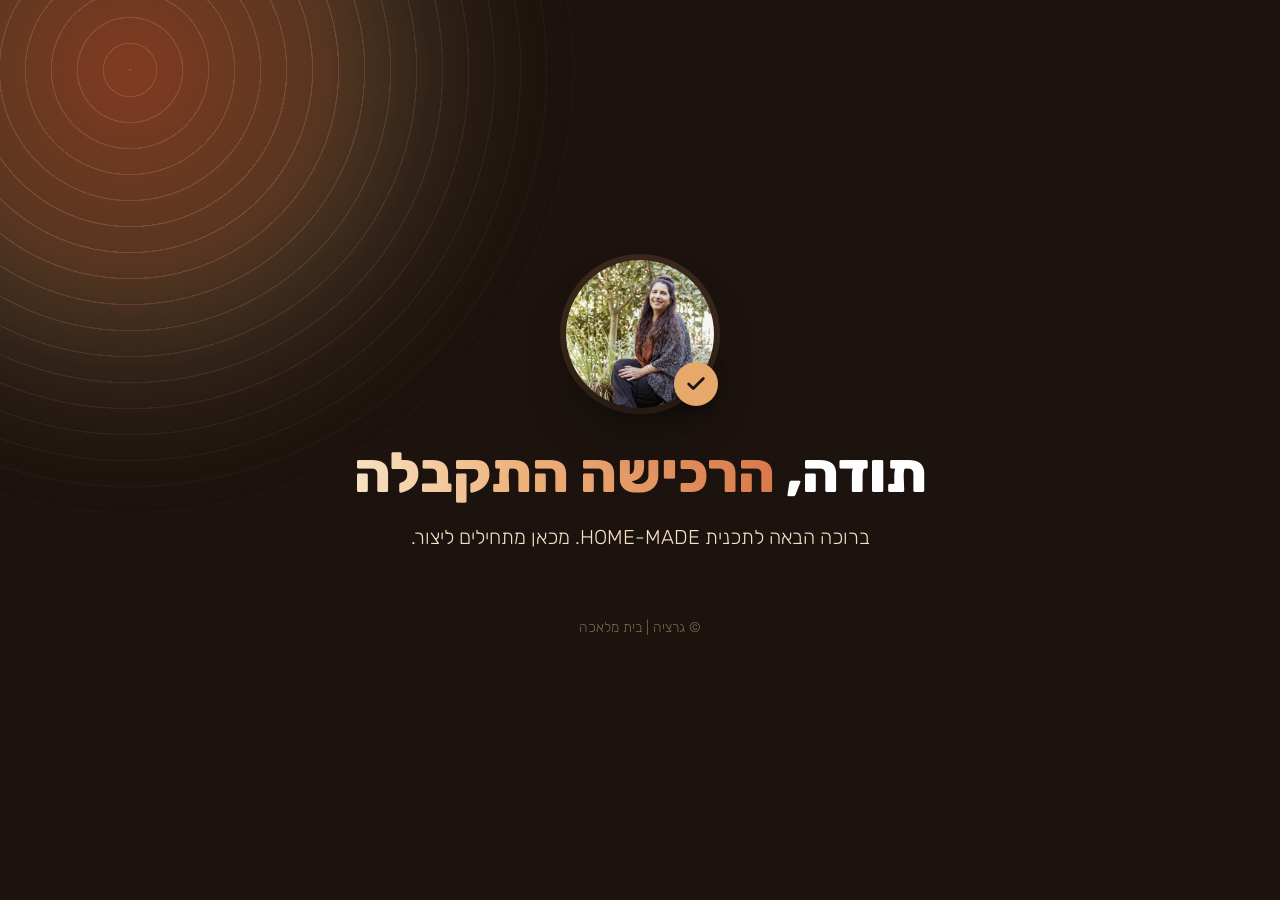
<file: toda/index.html>
<!doctype html>
<html lang="he" dir="rtl" data-purchase>
<head>
<meta charset="utf-8">
<meta name="viewport" content="width=device-width, initial-scale=1">
<meta name="robots" content="noindex, nofollow">
<title>תודה | HOME-MADE</title>
<script src="/pixel.js?v=1"></script>
<link rel="preconnect" href="https://fonts.googleapis.com">
<link rel="preconnect" href="https://fonts.gstatic.com" crossorigin>
<link href="https://fonts.googleapis.com/css2?family=Rubik:wght@300;400;500;700;800;900&display=swap" rel="stylesheet">
<link rel="stylesheet" href="/sam.css?v=1">
<style>
/* the simplest thank-you page: one centered card on the page's dark background */
.thx{min-height:100svh;display:flex;flex-direction:column;align-items:center;justify-content:center;gap:0;padding:56px 16px;text-align:center;position:relative;overflow:hidden}
.thx .aura{pointer-events:none}
.thx__in{position:relative;z-index:2;max-width:760px;display:flex;flex-direction:column;align-items:center}
.thx__ph{position:relative;width:148px;height:148px;margin-bottom:34px}
.thx__ph img{width:100%;height:100%;object-fit:cover;object-position:50% 20%;border-radius:50%;box-shadow:0 30px 60px -28px rgb(0 0 0 / .9),0 0 0 6px rgb(231 168 107 / .14)}
.thx__ok{position:absolute;inset-inline-start:-4px;bottom:2px;width:44px;height:44px;border-radius:50%;background:var(--sky);color:var(--deep);display:flex;align-items:center;justify-content:center;box-shadow:0 10px 24px -8px rgb(0 0 0 / .7)}
.thx__ok svg{width:22px;height:22px;fill:none;stroke:currentColor;stroke-width:3;stroke-linecap:round;stroke-linejoin:round}
.thx h1{margin:0 0 16px;font-size:clamp(34px,6vw,56px);line-height:1.12;font-weight:800;color:#fff}
.thx__in p{margin:0;font-size:clamp(17px,2.2vw,20px);color:var(--ice-txt)}
.thx .thx__brand{position:relative;z-index:2;margin:64px 0 0;font-size:14px;color:var(--ink-3)}
</style>
</head>
<body>
<main class="thx">
  <div class="aura aura--a" aria-hidden="true"></div>
  <div class="thx__in">
    <div class="thx__ph">
      <img src="/assets/or-25.webp" alt="אור לוין" width="800" height="1200">
      <span class="thx__ok" aria-hidden="true"><svg viewBox="0 0 24 24"><path d="M20 6 9 17l-5-5"/></svg></span>
    </div>
    <h1>תודה, <span class="grad-l">הרכישה התקבלה</span></h1>
    <p>ברוכה הבאה לתכנית <bdi>HOME-MADE</bdi>. <span class="nw">מכאן מתחילים ליצור.</span></p>
  </div>
  <p class="thx__brand">© גרציה | בית מלאכה</p>
</main>
</body>
</html>
</file>
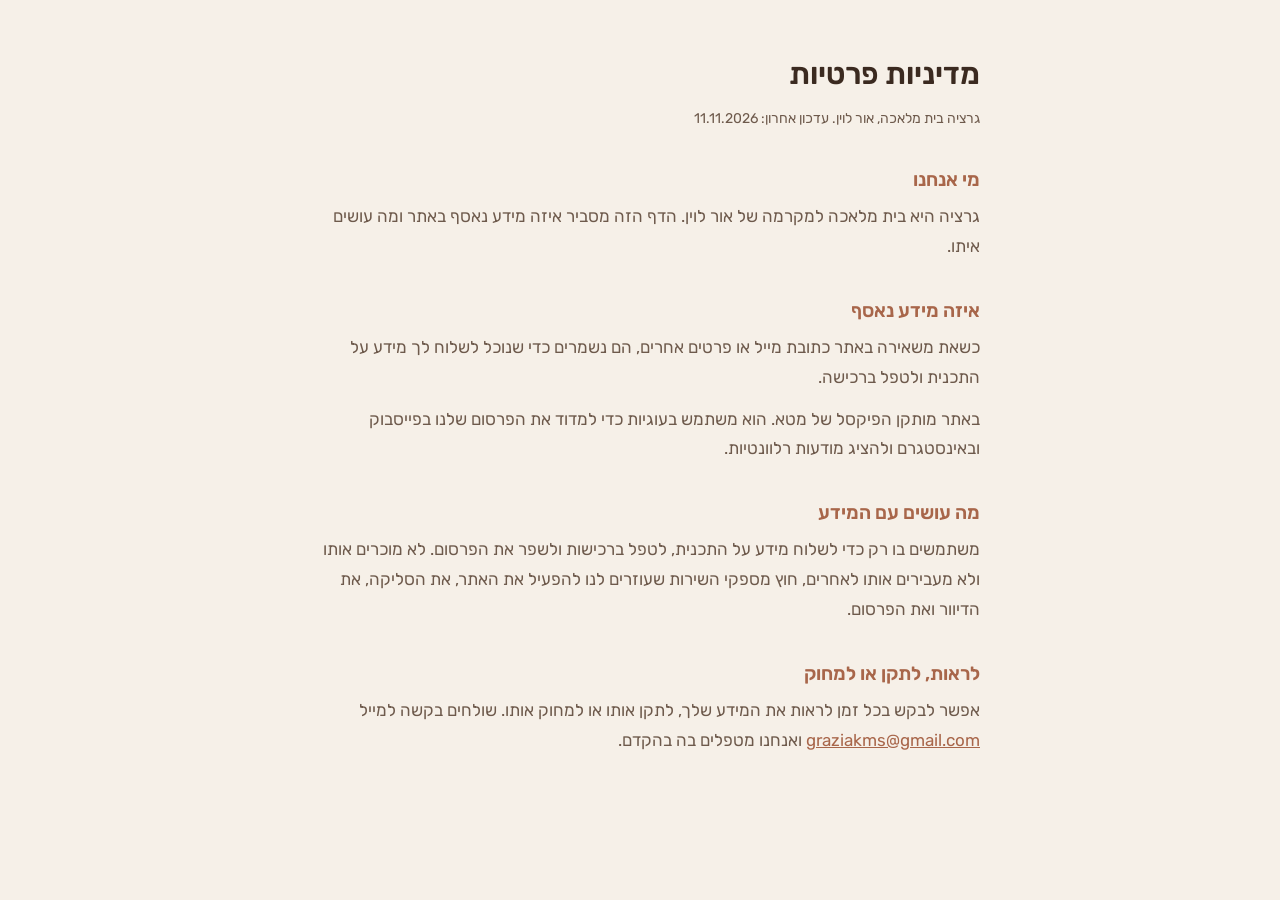
<file: home-made-grazia/privacy/index.html>
<!doctype html>
<html lang="he" dir="rtl">
<head>
<meta charset="utf-8">
<meta name="viewport" content="width=device-width,initial-scale=1">
<title>מדיניות פרטיות | גרציה בית מלאכה</title>
<meta name="robots" content="noindex">
<link rel="preconnect" href="https://fonts.googleapis.com"><link rel="preconnect" href="https://fonts.gstatic.com" crossorigin>
<link href="https://fonts.googleapis.com/css2?family=Rubik:wght@400;600&display=swap" rel="stylesheet">
<style>
:root{--bg:#f6f0e8;--ink:#3b2a20;--soft:#6e5a4c;--accent:#a8664a}
*{box-sizing:border-box}
body{margin:0;background:var(--bg);color:var(--ink);font-family:Rubik,system-ui,sans-serif;line-height:1.75;font-size:17px}
main{max-width:720px;margin:0 auto;padding:48px 20px 72px}
h1{font-size:30px;margin:0 0 6px;font-weight:600}
h2{font-size:19px;margin:32px 0 6px;color:var(--accent);font-weight:600}
p{margin:0 0 12px;color:var(--soft)}
a{color:var(--accent)}
.date{font-size:14px;color:var(--soft);margin-bottom:28px}
</style>
</head>
<body>
<main>
<h1>מדיניות פרטיות</h1>
<p class="date">גרציה בית מלאכה, אור לוין. עדכון אחרון: 11.11.2026</p>

<h2>מי אנחנו</h2>
<p>גרציה היא בית מלאכה למקרמה של אור לוין. הדף הזה מסביר איזה מידע נאסף באתר ומה עושים איתו.</p>

<h2>איזה מידע נאסף</h2>
<p>כשאת משאירה באתר כתובת מייל או פרטים אחרים, הם נשמרים כדי שנוכל לשלוח לך מידע על התכנית ולטפל ברכישה.</p>
<p>באתר מותקן הפיקסל של מטא. הוא משתמש בעוגיות כדי למדוד את הפרסום שלנו בפייסבוק ובאינסטגרם ולהציג מודעות רלוונטיות.</p>

<h2>מה עושים עם המידע</h2>
<p>משתמשים בו רק כדי לשלוח מידע על התכנית, לטפל ברכישות ולשפר את הפרסום. לא מוכרים אותו ולא מעבירים אותו לאחרים, חוץ מספקי השירות שעוזרים לנו להפעיל את האתר, את הסליקה, את הדיוור ואת הפרסום.</p>

<h2>לראות, לתקן או למחוק</h2>
<p>אפשר לבקש בכל זמן לראות את המידע שלך, לתקן אותו או למחוק אותו. שולחים בקשה למייל <a href="mailto:graziakms@gmail.com">graziakms@gmail.com</a> ואנחנו מטפלים בה בהקדם.</p>
</main>
</body>
</html>
</file>
<file: sam.css>
/* =====================================================================
   sam.css: the design of marketingsamurai.co.il, rebuilt for Mor's pages (14.10.2026).
   Values are copied from the original stylesheet (reference/קוד/styles.pretty.css).
   Two things are out on purpose, by Mor: the pinned step dial, and service cards that stack.
   Every color lives in :root. A new brand changes the tokens and the hero glyph, nothing else.
   ===================================================================== */
:root{
  --navy:#2E1F16; --deep:#1C130E; --night:#130D09;
  --sky:#E7A86B; --blue:#C4572E; --ice:#F3D2A8; --ice-txt:#F6E2C6;
  --grad:linear-gradient(261deg,#B9482A 0%,#E39A5C 100%);
  --grad-l:linear-gradient(261deg,#D9774A 0%,#EDB27A 60%,#F8E3C4 100%);
  --paper:#FBF6EF; --frost:#F5EBDD;
  --ink:#2E1F16; --ink-2:#5B4637; --ink-3:#7B6553;
  --font:"Rubik",system-ui,-apple-system,"Segoe UI",Arial,sans-serif;
  --ease:cubic-bezier(.2,.7,.2,1);
  --heat:0;
  --glow:0 0 calc(10px + var(--heat) * .32px) 0 rgba(227,154,92,.72);
  --grid-d:linear-gradient(rgba(231,168,107,.075) 1px,transparent 1px),linear-gradient(90deg,rgba(231,168,107,.075) 1px,transparent 1px);
  --grid-l:linear-gradient(rgba(46,31,22,.05) 1px,transparent 1px),linear-gradient(90deg,rgba(46,31,22,.05) 1px,transparent 1px);
  --t-strong:#fff; --t-body:rgb(255 255 255 / .76); --t-soft:rgb(255 255 255 / .6);
}
*,*::before,*::after{box-sizing:border-box}
html{-webkit-text-size-adjust:100%;scroll-padding-top:40px}
body{margin:0;background:var(--deep);color:#fff;font-family:var(--font);font-weight:300;font-size:17px;line-height:1.6;-webkit-font-smoothing:antialiased;text-rendering:optimizeLegibility;overflow-x:hidden}
img,svg,video{max-width:100%}
img{height:auto;display:block}
a{color:inherit;text-decoration:none}
button,input{font:inherit;color:inherit}
b,strong{font-weight:700}
::selection{background:var(--sky);color:var(--deep)}
:focus-visible{outline:3px solid var(--sky);outline-offset:3px;border-radius:8px}
h1,h2,h3,h4{text-wrap:balance}
p,li,blockquote,figcaption{text-wrap:pretty}

/* ---------- layout ---------- */
.wrap{position:relative;max-width:1200px;margin:0 auto}
.wrap--wide{max-width:1240px}
.wrap--narrow{max-width:860px}
.center{text-align:center}
.center .p,.center .sub{margin-left:auto;margin-right:auto}

/* ---------- type ---------- */
.grad{background:var(--grad);-webkit-background-clip:text;background-clip:text;-webkit-text-fill-color:transparent;color:var(--blue)}
.grad-l{background:var(--grad-l);-webkit-background-clip:text;background-clip:text;-webkit-text-fill-color:transparent;color:var(--ice)}
.sec--light .grad-l,.sec--frost .grad-l{background:var(--grad);-webkit-background-clip:text;background-clip:text}
.line2{display:inline-block;padding-bottom:.06em}
.pt{color:var(--sky);-webkit-text-fill-color:var(--sky)}
.sec--light .pt,.sec--frost .pt{color:var(--blue);-webkit-text-fill-color:var(--blue)}
.h1{margin:26px 0 0;font-size:clamp(32px,3.4vw,52px);line-height:1.1;font-weight:900;letter-spacing:-.01em}
.h2{margin:0;font-size:clamp(38px,5vw,68px);line-height:1.05;font-weight:900;letter-spacing:-.005em;color:var(--t-strong)}
.h2--md{font-size:clamp(30px,3.6vw,50px);line-height:1.12}
.ic+.h2,.ic+.h1{margin-top:20px}
.sub{margin:16px 0 0;font-size:19px;color:var(--t-soft);max-width:720px}
.p{margin:14px 0 0;font-size:20px;line-height:1.65;color:var(--t-body);max-width:720px}
.p b,.p strong,.sub b,.marker,.hl,.hot{font-weight:800;color:var(--t-strong);background:linear-gradient(180deg,transparent 60%,rgb(231 168 107 / .3) 60%,rgb(231 168 107 / .3) 92%,transparent 92%);-webkit-box-decoration-break:clone;box-decoration-break:clone}
.muted{color:var(--t-soft)}

/* ---------- the icon square that sits above a heading (the chip, without words) ---------- */
.ic{display:inline-flex;align-items:center;justify-content:center;width:48px;height:48px;border-radius:15px;background:rgb(231 168 107 / .1);border:1px solid rgb(231 168 107 / .32);color:var(--sky)}
.ic svg{width:24px;height:24px;fill:none;stroke:currentColor;stroke-width:1.8;stroke-linecap:round;stroke-linejoin:round}
.sec--light .ic,.sec--frost .ic{background:#fff;border-color:rgb(196 87 46 / .25);color:var(--blue);box-shadow:0 10px 24px -16px rgb(196 87 46 / .6)}

/* ---------- the one button ---------- */
.btn{display:inline-block;padding:19px 30px;border-radius:15px;background:var(--grad);color:#fff!important;font-size:19px;font-weight:800;line-height:1.25;border:0;cursor:pointer;box-shadow:var(--glow);transition:transform .2s,box-shadow .35s,filter .2s;text-decoration:none;text-align:center}
.btn:hover{transform:translateY(-2px);filter:brightness(1.08)}
.btn .arr{display:inline-block;vertical-align:-4px;margin-inline-start:12px;width:20px;height:20px;flex:none;fill:none;stroke:currentColor;stroke-width:2.4;stroke-linecap:round;stroke-linejoin:round;transition:transform .2s}
.btn:hover .arr{transform:translateX(-4px)}
.note{margin:14px 0 0;font-size:15px;line-height:1.5;color:var(--t-soft)}

/* ---------- sections ---------- */
.sec{position:relative;padding:110px 24px;overflow:hidden;overflow:clip}
.sec--light{background-color:var(--paper);color:var(--ink);background-image:url(decor.svg),var(--grid-l);background-size:560px 560px,56px 56px,56px 56px;--t-strong:var(--ink);--t-body:var(--ink-2);--t-soft:var(--ink-3)}
.sec--frost{background-color:var(--frost);color:var(--ink);--t-strong:var(--ink);--t-body:var(--ink-2);--t-soft:var(--ink-3)}
.sec--deep{background-color:var(--deep)}
.sec--navy{background:radial-gradient(60% 50% at 50% 60%,rgb(196 87 46 / .3) 0%,transparent 70%),var(--navy)}
.sec--rows{padding:94px 0 102px;background:linear-gradient(180deg,#1C130E 0%,#2E1F16 50%,#1C130E 100%)}
.sec--katana{background:radial-gradient(60% 55% at 50% 40%,rgb(196 87 46 / .28) 0%,transparent 70%),var(--deep);padding-top:130px;padding-bottom:130px}
.sec--faq{background:radial-gradient(50% 60% at 15% 30%,rgb(196 87 46 / .25) 0%,transparent 70%),var(--deep)}
.sec--contact{background:radial-gradient(60% 60% at 70% 50%,rgb(196 87 46 / .45) 0%,transparent 70%),linear-gradient(180deg,#2E1F16 0%,#1C130E 100%);padding-top:130px;padding-bottom:130px}
.sec--glow{background:radial-gradient(55% 50% at 50% 30%,rgb(196 87 46 / .34) 0%,transparent 70%),linear-gradient(180deg,#1C130E 0%,#2E1F16 100%)}
.sec--tile{background-color:var(--navy);background-image:radial-gradient(50% 70% at 50% 50%,rgb(231 168 107 / .2) 0%,transparent 70%),var(--grid-d);background-size:auto,56px 56px,56px 56px}
.gridfx{position:absolute;inset:0;pointer-events:none;background-image:var(--grid-d);background-size:64px 64px;-webkit-mask-image:radial-gradient(75% 70% at 50% 35%,#000 35%,transparent 100%);mask-image:radial-gradient(75% 70% at 50% 35%,#000 35%,transparent 100%)}
.aura{position:absolute;width:980px;height:980px;border-radius:50%;pointer-events:none;background:repeating-radial-gradient(circle at center,rgb(231 168 107 / .2) 0 1px,transparent 1.5px 26px),radial-gradient(circle,rgb(196 87 46 / .6) 0%,rgb(231 168 107 / .22) 38%,transparent 66%);-webkit-mask-image:radial-gradient(circle,#000 28%,transparent 68%);mask-image:radial-gradient(circle,#000 28%,transparent 68%);animation:s-aura 16s ease-in-out infinite alternate}
.aura--a{left:-360px;top:-420px}
.aura--b{right:-420px;bottom:-520px;width:900px;height:900px;animation-duration:19s;animation-direction:alternate-reverse;opacity:.75}
.sec>.wrap{z-index:1}

/* ---------- split: text on one side, a dark card on the other ---------- */
.split{display:flex;flex-wrap:wrap;align-items:center;gap:56px}
.split>*{flex:1 1 460px;min-width:0}
.split--rev{flex-direction:row-reverse}
.split .btn{margin-top:30px}

/* =====================================================================
   HERO: dome, outlined glyph, floor glow, the person, floating cards
   ===================================================================== */
.hero{position:relative;display:flex;flex-direction:column;padding:96px 24px 0;overflow:hidden;overflow:clip;background:radial-gradient(70% 60% at 30% 0%,rgb(196 87 46 / .42) 0%,transparent 70%),radial-gradient(50% 50% at 85% 30%,rgb(231 168 107 / .16) 0%,transparent 70%),linear-gradient(180deg,#2E1F16 0%,#1C130E 100%)}
.hero__main{order:1;position:relative;z-index:1;width:100%;max-width:1240px;margin:0 auto;display:flex;flex-wrap:wrap;align-items:center;gap:40px;padding-bottom:64px}
.hero__text{flex:1 1 600px;min-width:0}
.eyebrow{display:inline-flex;align-items:center;gap:12px;margin:0;padding:9px 18px 9px 10px;border-radius:18px;background:rgb(231 168 107 / .1);border:1px solid rgb(231 168 107 / .32);font-size:16px;line-height:1.45;color:var(--ice-txt);max-width:640px}
.eyebrow__ic{display:inline-flex;align-items:center;justify-content:center;width:30px;height:30px;border-radius:9px;background:var(--grad);flex:none}
.eyebrow__ic svg{width:17px;height:17px;fill:none;stroke:#fff;stroke-width:2;stroke-linecap:round;stroke-linejoin:round}
.hero__with{margin:4px 0 0;font-size:clamp(32px,3.4vw,52px);line-height:1.1;font-weight:900}
.hero__sub{margin:24px 0 0;font-size:clamp(18px,1.6vw,22px);line-height:1.6;color:rgb(255 255 255 / .78);max-width:560px}
.hero__cta{margin-top:30px;display:flex;flex-direction:column;align-items:flex-start}
.hero__cta .note{margin:0 0 14px}
.hero__art{flex:1 1 420px;min-width:0;position:relative;height:600px}
.hero__glyph{position:absolute;inset:0;display:flex;align-items:center;justify-content:center;pointer-events:none}
.hero__glyph svg{width:118%;max-width:none;height:auto;fill:none;stroke:rgb(231 168 107 / .22);stroke-width:1.2;margin-top:-90px}
.hero__dome{position:absolute;left:50%;bottom:40px;width:430px;height:215px;transform:translateX(-50%);border-radius:430px 430px 0 0;background:var(--grad);box-shadow:0 -15px 100px rgb(231 168 107 / .7);opacity:.9}
.hero__floor{position:absolute;left:50%;bottom:22px;width:520px;max-width:100%;height:40px;transform:translateX(-50%);border-radius:50%;background:radial-gradient(closest-side,rgb(231 168 107 / .55),transparent)}
.hero__person{position:absolute;left:50%;bottom:40px;height:540px;width:auto;transform:translateX(-50%);filter:drop-shadow(0 30px 40px rgb(0 0 0 / .55))}
.fc{position:absolute;z-index:2;box-shadow:0 24px 50px -20px rgb(0 0 0 / .75)}
.fc--ad{top:4%;right:0;width:170px;padding:8px;border-radius:20px;background:rgb(255 255 255 / .07);border:1px solid rgb(255 255 255 / .16);-webkit-backdrop-filter:blur(10px);backdrop-filter:blur(10px);rotate:5deg;animation:s-float 7.5s ease-in-out -2s infinite}
.fc--ad img{width:100%;aspect-ratio:4/5;object-fit:cover;border-radius:14px}
.fc__row{display:flex;align-items:center;gap:6px;margin-top:9px;padding:0 2px}
.fc__row i{height:6px;border-radius:9px;background:rgb(255 255 255 / .28)}
.live{width:7px;height:7px;border-radius:50%;background:var(--sky);flex:none;animation:s-pulse 2.4s ease-in-out infinite}
.fc--lead{top:58%;left:0;width:236px;padding:9px;border-radius:18px;background:rgb(36 24 17 / .8);border:1px solid rgb(231 168 107 / .3);-webkit-backdrop-filter:blur(10px);backdrop-filter:blur(10px);animation:s-float 8.5s ease-in-out -4s infinite}
.fc--lead img{width:100%;border-radius:11px}
.fc--lead .ok{position:absolute;top:-12px;right:-12px;width:34px;height:34px;border-radius:11px;background:var(--grad);display:flex;align-items:center;justify-content:center;box-shadow:var(--glow)}
.fc--lead .ok svg{width:17px;height:17px;fill:none;stroke:#fff;stroke-width:2.6;stroke-linecap:round;stroke-linejoin:round}
.fc--badges{bottom:0;right:4%;display:flex;align-items:center;gap:14px;padding:10px 16px;border-radius:16px;background:#fff;animation:s-float 6s ease-in-out -1s infinite}
.fc--badges img{height:30px;width:auto}
.cue{position:absolute;left:50%;bottom:4px;width:96px;height:96px;margin-left:-48px;display:flex;align-items:center;justify-content:center;z-index:2}
.cue__ring{position:absolute;inset:0;width:100%;height:100%;animation:s-spin 14s linear infinite;fill:none;stroke:rgb(255 255 255 / .5);stroke-width:1.4;stroke-dasharray:2 7;stroke-linecap:round}
.cue__dot{width:38px;height:38px;border-radius:50%;background:var(--grad);display:flex;align-items:center;justify-content:center;box-shadow:var(--glow);animation:s-bob 2.2s ease-in-out infinite}
.cue__dot svg{width:18px;height:18px;fill:none;stroke:#fff;stroke-width:2.4;stroke-linecap:round;stroke-linejoin:round}

/* the white strip of logos under the hero (sits first in the code, shows last) */
.strip{order:2;position:relative;z-index:2;margin:0 -24px;background:#fff;border-top:1px solid rgb(231 168 107 / .3);display:flex;align-items:center;gap:30px;padding:22px 0;color:var(--ink)}
.strip__t{margin:0;flex:none;padding-right:40px;font-size:16px;font-weight:700;color:var(--ink-3);white-space:nowrap}
.strip__film{flex:1;min-width:0;overflow:hidden;direction:ltr;-webkit-mask-image:linear-gradient(90deg,transparent 0,#000 8%,#000 92%,transparent 100%);mask-image:linear-gradient(90deg,transparent 0,#000 8%,#000 92%,transparent 100%)}
.strip__track{display:flex;align-items:center;gap:72px;width:max-content;will-change:transform}
.strip__track img{height:46px;width:auto;flex:none;max-width:none}
.strip__track img.tall{height:58px}

/* =====================================================================
   CENTERED NARRATIVE (the katana section's frame)
   ===================================================================== */
.flow{margin:34px auto 0;max-width:760px}
.flow p{margin:0;font-size:clamp(20px,1.9vw,24px);line-height:1.6;color:rgb(255 255 255 / .82)}
.flow p.gap{margin-top:18px}
.flow p.first{color:var(--sky);font-weight:700}
.flow b,.flow .tail span{font-weight:800;color:#fff;background:linear-gradient(180deg,transparent 60%,rgb(231 168 107 / .3) 60%,rgb(231 168 107 / .3) 92%,transparent 92%)}
.motto{margin:56px 0 0;font-size:clamp(40px,6vw,86px);line-height:1.05;font-weight:900}
.screen{position:relative;margin:56px auto 0;max-width:940px;padding:12px;border-radius:30px;background-color:var(--navy);background-image:var(--grid-d);background-size:40px 40px;border:1px solid rgb(231 168 107 / .22);box-shadow:0 0 0 6px rgb(231 168 107 / .06),0 40px 90px -30px rgb(231 168 107 / .55)}
.screen__bar{display:flex;align-items:center;gap:7px;padding:4px 8px 12px}
.screen__bar i{width:9px;height:9px;border-radius:50%;background:rgb(255 255 255 / .2)}
.screen__bar i:first-child{background:var(--sky)}
.screen img{width:100%;border-radius:20px}

/* =====================================================================
   ABOUT: gradient circle with rings, mini cards
   ===================================================================== */
.about-art{position:relative;display:flex;justify-content:center;align-items:center;aspect-ratio:1;max-width:540px;width:100%;margin:0 auto}
.about-art::before,.about-art::after{content:"";position:absolute;left:50%;top:50%;aspect-ratio:1;transform:translate(-50%,-50%);border-radius:50%;pointer-events:none}
.about-art::before{width:100%;border:2px solid rgb(231 168 107 / .25)}
.about-art::after{width:118%;border:1.5px dashed rgb(46 31 22 / .12)}
.about-art__circle{position:absolute;left:50%;top:50%;width:82%;aspect-ratio:1;transform:translate(-50%,-50%);border-radius:50%;background:var(--grad);box-shadow:0 0 120px rgb(231 168 107 / .55)}
.about-art__photo{position:relative;width:70%;aspect-ratio:1;border-radius:50%;object-fit:cover;object-position:50% 22%;border:6px solid #fff;box-shadow:0 30px 60px -20px rgb(46 31 22 / .5)}
.about-art__cut{position:relative;width:100%;max-width:540px;filter:drop-shadow(0 30px 40px rgb(46 31 22 / .4))}
.minis{margin:30px 0 0;padding:0;list-style:none;display:flex;flex-wrap:wrap;gap:14px}
.mini{display:flex;align-items:center;justify-content:center;min-width:120px;height:84px;padding:14px 22px;border-radius:20px;background:#fff;border:1px solid rgb(46 31 22 / .08);box-shadow:0 14px 30px -20px rgb(46 31 22 / .35)}
.mini img{height:52px;width:auto}
.mini img.wide{height:30px}
.polaroids{display:flex;justify-content:center;gap:22px;margin:80px auto 0;max-width:1000px}
.polaroids figure{margin:0;flex:1 1 0;max-width:300px;padding:10px;border-radius:24px;background:#fff;box-shadow:0 30px 60px -30px rgb(46 31 22 / .5)}
.polaroids figure:nth-child(1){rotate:-4deg}
.polaroids figure:nth-child(2){rotate:2deg;translate:0 -18px}
.polaroids figure:nth-child(3){rotate:5deg}
.polaroids img{width:100%;border-radius:16px}
.cert{margin:56px auto 0;max-width:620px;padding:12px;border-radius:24px;background:#fff;box-shadow:0 30px 70px -34px rgb(46 31 22 / .55);rotate:-2deg}
.cert img{width:100%;border-radius:14px}
.pair{position:relative;display:flex;justify-content:center;gap:0;max-width:520px;margin:0 auto}
.pair figure{margin:0;width:56%;padding:10px;border-radius:26px;background:#fff;box-shadow:0 30px 60px -30px rgb(46 31 22 / .55)}
.pair figure:first-child{rotate:-5deg;z-index:1}
.pair figure:last-child{rotate:4deg;margin-right:-12%;margin-top:60px}
.pair img{width:100%;border-radius:18px}

/* =====================================================================
   ROWS: two endless rows that move in opposite directions, draggable
   ===================================================================== */
.rows{margin-top:56px}
.rows__row{overflow:hidden;direction:ltr;padding:10px 0;cursor:grab;touch-action:pan-y}
.rows__row.drag{cursor:grabbing}
.rows__row+.rows__row{margin-top:12px}
.rows__track{display:flex;gap:22px;width:max-content;will-change:transform}
.rows__track img{height:270px;width:auto;max-width:none;border-radius:22px;flex:none;box-shadow:0 20px 40px -20px rgb(0 0 0 / .8);border:1px solid rgb(255 255 255 / .08);transition:transform .35s;-webkit-user-drag:none;user-select:none}
.rows__track img.on-dark{background:#fff}
@media (hover:hover){.rows__track img:hover{transform:scale(1.04) rotate(-1deg)}}

/* =====================================================================
   REELS: vertical tiles with a play button, opening in a dialog
   ===================================================================== */
.reels{margin-top:50px;display:flex;justify-content:center;gap:18px}
.reel{position:relative;flex:0 1 214px;aspect-ratio:9/16;border-radius:24px;overflow:hidden;border:1px solid rgb(255 255 255 / .12);padding:0;background:#24180F;cursor:pointer;box-shadow:0 30px 60px -30px rgb(0 0 0 / .9);transition:transform .3s,box-shadow .3s,border-color .3s}
.reel img{width:100%;height:100%;object-fit:cover;transition:transform .6s var(--ease)}
.reel::after{content:"";position:absolute;inset:0;background:linear-gradient(180deg,transparent 45%,rgb(28 19 14 / .92) 100%);pointer-events:none}
.reel:hover{transform:translateY(-6px);border-color:rgb(231 168 107 / .6);box-shadow:0 30px 60px -24px rgb(231 168 107 / .6)}
.reel:hover img{transform:scale(1.05)}
.reel__play{position:absolute;left:50%;top:50%;transform:translate(-50%,-50%);width:62px;height:62px;border-radius:50%;background:var(--grad);display:flex;align-items:center;justify-content:center;box-shadow:var(--glow);z-index:2;transition:transform .3s}
.reel:hover .reel__play{transform:translate(-50%,-50%) scale(1.1)}
.reel__play svg{width:24px;height:24px;margin-left:3px;fill:#fff}
.reel__t{position:absolute;bottom:16px;right:16px;left:16px;z-index:2;display:flex;align-items:center;gap:6px;font-size:18px;font-weight:900;color:#fff;direction:ltr;justify-content:flex-end}
.reel__t svg{width:14px;height:14px;fill:var(--sky)}
.modal{padding:0;border:0;background:transparent;width:min(92vw,calc(82vh * 9 / 16));max-width:none;overflow:visible;color:#fff}
.modal::backdrop{background:rgb(19 13 9 / .9);-webkit-backdrop-filter:blur(6px);backdrop-filter:blur(6px)}
.modal__frame{aspect-ratio:9/16;border-radius:22px;overflow:hidden;background:#000;box-shadow:0 0 0 1px rgb(231 168 107 / .4),0 30px 80px rgb(0 0 0 / .8)}
.modal__frame video{width:100%;height:100%;display:block;object-fit:cover}
.modal__x{position:absolute;top:-56px;left:0;width:46px;height:46px;border-radius:50%;border:1px solid rgb(255 255 255 / .3);background:rgb(255 255 255 / .08);color:#fff;cursor:pointer;display:flex;align-items:center;justify-content:center}
.modal__x svg{width:20px;height:20px;fill:none;stroke:currentColor;stroke-width:2.2;stroke-linecap:round}
.notes{display:flex;justify-content:center;flex-wrap:wrap;gap:26px;margin:46px auto 0;max-width:980px}
.notes figure{margin:0;flex:1 1 360px;max-width:440px;padding:8px;border-radius:20px;background:rgb(255 255 255 / .07);border:1px solid rgb(255 255 255 / .16);box-shadow:0 30px 60px -30px rgb(0 0 0 / .9)}
.notes figure:first-child{rotate:-2deg}
.notes figure:last-child{rotate:2.5deg;margin-top:34px}
.notes img{width:100%;border-radius:14px}

/* =====================================================================
   THE DARK DASHBOARD CARD (.plan): radar rings, target, tags
   ===================================================================== */
.plan{position:relative;height:440px;border-radius:32px;background-color:var(--navy);background-image:var(--grid-d);background-size:56px 56px;overflow:hidden;box-shadow:0 40px 80px -40px rgb(46 31 22 / .7);color:#fff}
.plan__top{position:absolute;top:22px;right:24px;left:24px;display:flex;justify-content:space-between;align-items:center;z-index:2}
.plan__top span{display:flex;gap:7px}
.plan__top i{width:9px;height:9px;border-radius:50%;background:rgb(255 255 255 / .2)}
.plan__top span i:first-child{background:var(--sky)}
.plan__top b{display:block;width:76px;height:7px;border-radius:9px;background:rgb(255 255 255 / .16)}
.ring{position:absolute;left:50%;top:56%;transform:translate(-50%,-50%);border-radius:50%}
.ring--1{width:330px;height:330px;border:1px solid rgb(231 168 107 / .22)}
.ring--2{width:220px;height:220px;border:1px solid rgb(231 168 107 / .38)}
.ring--3{width:120px;height:120px;border:2px solid var(--sky);box-shadow:0 0 40px rgb(231 168 107 / .6),inset 0 0 30px rgb(231 168 107 / .35)}
.cross-v{position:absolute;left:50%;top:18%;bottom:8%;width:1px;background:linear-gradient(180deg,transparent,rgb(231 168 107 / .6),transparent)}
.cross-h{position:absolute;top:56%;left:8%;right:8%;height:1px;background:linear-gradient(90deg,transparent,rgb(231 168 107 / .6),transparent)}
.js .plan.reveal .ring--3,.js .plan.reveal .plan__people{transition:transform 1s var(--ease) .2s;transform:translate(-50%,-50%) scale(.4)}
.js .plan.reveal.in .ring--3,.js .plan.reveal.in .plan__people{transform:translate(-50%,-50%) scale(1)}
.plan__mega{position:absolute;top:13%;left:0;right:0;margin:0;text-align:center;font-size:clamp(44px,5vw,64px);font-weight:900;line-height:1;direction:rtl}
.plan__people{position:absolute;left:50%;top:56%;transform:translate(-50%,-50%);display:flex;gap:8px;z-index:1}
.plan__people svg{width:22px;height:38px;fill:rgb(255 255 255 / .22)}
.plan__people svg.on{fill:var(--sky);filter:drop-shadow(0 0 10px rgb(231 168 107 / .9))}
.tag{position:absolute;margin:0;padding:8px 16px;border-radius:999px;background:rgb(255 255 255 / .08);border:1px solid rgb(255 255 255 / .18);font-size:16px;line-height:1.3}
.tag--hot{background:var(--grad);border:0;font-weight:800;box-shadow:var(--glow)}
.tag--ghost{width:96px;height:34px}
.tag--ghost::after{content:"";position:absolute;inset:13px 18px;border-radius:9px;background:rgb(255 255 255 / .22)}

/* a browser window around a screenshot */
.browser{margin:70px auto 0;max-width:900px;border-radius:22px;overflow:hidden;background:#fff;border:1px solid rgb(46 31 22 / .08);box-shadow:0 40px 80px -40px rgb(46 31 22 / .55)}
.browser__bar{display:flex;gap:7px;padding:13px 16px;background:var(--navy)}
.browser__bar i{width:10px;height:10px;border-radius:50%;background:rgb(255 255 255 / .25)}
.browser__bar i:first-child{background:var(--sky)}
.browser figcaption{padding:16px 22px 20px;font-size:16px;line-height:1.6;color:var(--ink-3)}

/* =====================================================================
   SERVICE CARDS, in a grid or one under the other (never stacked on scroll)
   ===================================================================== */
/* two per row by default (4 cards = 2 by 2); .svc-grid--3 for 3 or 6 cards */
.svc-grid{margin:48px auto 0;padding:0;list-style:none;display:flex;flex-wrap:wrap;gap:20px;justify-content:center;max-width:1000px}
.svc-grid--3{max-width:1200px}
.svc-grid--3>.svc{flex-basis:340px}
.svc{flex:1 1 400px;max-width:560px;display:flex;align-items:flex-start;gap:18px;padding:28px;border-radius:26px;background:#fff;color:var(--ink);border:1px solid rgb(46 31 22 / .08);box-shadow:0 18px 40px -30px rgb(46 31 22 / .4);transition:transform .3s,border-color .3s,box-shadow .3s}
.svc:hover{transform:translateY(-4px);border-color:rgb(231 168 107 / .6);box-shadow:0 22px 60px -24px rgb(231 168 107 / .65)}
.svc--col{flex-direction:column}
.svc p,.svc .txt{margin:0;font-size:18px;line-height:1.6;color:var(--ink-2)}
.svc h3,.svc h4{margin:20px 0 0;font-size:25px;font-weight:900;line-height:1.2;color:var(--ink)}
.svc--col p{margin-top:12px;font-size:17px;line-height:1.65}
.ico{width:56px;height:56px;border-radius:16px;display:flex;align-items:center;justify-content:center;background:var(--grad);color:#fff;box-shadow:0 10px 24px -8px rgb(196 87 46 / .7);flex:none;font-size:22px;font-weight:900;line-height:1}
.ico svg{width:26px;height:26px;fill:none;stroke:currentColor;stroke-width:2;stroke-linecap:round;stroke-linejoin:round}
.ico--navy{background:var(--navy);color:var(--sky);box-shadow:0 10px 24px -10px rgb(46 31 22 / .8)}
.svc--glass{background:rgb(255 255 255 / .045);border-color:rgb(255 255 255 / .1);color:#fff;box-shadow:none}
.svc--glass p,.svc--glass .txt{color:rgb(255 255 255 / .82)}
.svc--glass h3,.svc--glass h4{color:#fff}

.svc-list{margin:48px auto 0;max-width:1000px;display:flex;flex-direction:column;gap:28px}
.svc-card{display:flex;align-items:stretch;min-height:300px;border-radius:30px;background:#fff;color:var(--ink);border:1px solid rgb(46 31 22 / .08);box-shadow:0 -10px 40px -24px rgb(46 31 22 / .35),0 30px 70px -40px rgb(46 31 22 / .55);overflow:hidden}
.svc-card__body{flex:1 1 58%;padding:40px 44px;display:flex;flex-direction:column;justify-content:center}
.svc-card__n{align-self:flex-start;display:inline-flex;align-items:center;gap:10px;margin:0;padding:6px 14px;border-radius:999px;background:var(--paper);border:1px solid rgb(196 87 46 / .2);color:var(--blue);font-size:15px;font-weight:700}
.svc-card__n i{width:6px;height:6px;border-radius:50%;background:var(--sky)}
.svc-card h3,.svc-card h4{margin:16px 0 0;font-size:clamp(26px,2.6vw,36px);line-height:1.15;font-weight:900}
.svc-card__body>p:not(.svc-card__n){margin:14px 0 0;font-size:18px;line-height:1.7;color:var(--ink-2)}
.svc-card__art{flex:0 0 42%;position:relative;display:flex;align-items:center;justify-content:center;background-color:var(--navy);background-image:radial-gradient(60% 60% at 50% 50%,rgb(231 168 107 / .45) 0%,transparent 70%),var(--grid-d);background-size:auto,40px 40px,40px 40px;overflow:hidden}
.svc-card__ring{position:absolute;left:50%;top:50%;width:250px;height:250px;margin:-125px 0 0 -125px;border-radius:50%;border:1px dashed rgb(231 168 107 / .45);animation:s-spin 30s linear infinite}
.svc-card__ring::after{content:"";position:absolute;inset:28px;border-radius:50%;border:1px solid rgb(231 168 107 / .25)}
.svc-card__art img{position:relative;width:86%;filter:drop-shadow(0 26px 30px rgb(0 0 0 / .6));animation:s-float 6s ease-in-out infinite}

/* =====================================================================
   QUOTES (testimonials) with the big gradient mark
   ===================================================================== */
.quotes{margin-top:56px;columns:3 320px;column-gap:20px}
.quotes>.quote{break-inside:avoid;margin:0 0 20px}
.quote{position:relative;margin:0;padding:30px 30px 28px;border-radius:26px;background:rgb(255 255 255 / .05);border:1px solid rgb(255 255 255 / .1)}
.sec--light .quote,.sec--frost .quote{background:#fff;border-color:rgb(46 31 22 / .08);box-shadow:0 18px 40px -30px rgb(46 31 22 / .45)}
.quote__mark{display:block;width:44px;height:34px}
.quote__head{display:flex;align-items:center;gap:12px;margin-top:18px}
.quote blockquote{margin:16px 0 0;font-size:18px;line-height:1.7;color:var(--t-body)}
.quote .hl{color:var(--t-strong)}
.av{width:46px;height:46px;border-radius:50%;background:var(--grad);flex:none;box-shadow:0 0 0 2px #fff,0 0 0 4px var(--sky)}
.who{display:flex;flex-direction:column;gap:7px}
.who .name{display:block;width:var(--w,90px);height:10px;border-radius:9px;background:var(--t-strong);opacity:.75;filter:blur(3px)}
.who .meta{display:flex;align-items:center;gap:6px;font-size:14px;color:var(--t-soft);direction:ltr;justify-content:flex-end}
.who .meta svg{width:15px;height:15px;fill:var(--sky)}
.blurword{display:inline-block;width:52px;height:.8em;border-radius:6px;background:currentColor;opacity:.5;filter:blur(3px);vertical-align:middle}
.chat{margin-top:16px;display:flex;flex-direction:column;gap:9px}
.bub{align-self:flex-start;max-width:92%;padding:10px 14px 8px;border-radius:16px 16px 16px 4px;background:rgb(255 255 255 / .08);border:1px solid rgb(255 255 255 / .1)}
.bub p{margin:0;font-size:16px;line-height:1.55;color:rgb(255 255 255 / .9);text-wrap:balance}
.bub time{display:block;margin-top:2px;font-size:14px;color:rgb(255 255 255 / .45);text-align:left}
.bub-row{display:flex;align-items:flex-end;gap:8px;justify-content:flex-end}
.bub--me{align-self:flex-end;background:var(--grad);border:0;border-radius:16px 16px 4px 16px}
.bub--me p{color:#fff}
.bub--me time{color:rgb(255 255 255 / .75)}
.bub-row img{width:30px;height:30px;border-radius:50%;object-fit:cover;flex:none}

/* =====================================================================
   RIBBON: the tilted gradient band
   ===================================================================== */
.ribbon{position:relative;margin:80px -3% 0;transform:rotate(-2deg);background:var(--grad);padding:16px 0;overflow:hidden;direction:ltr;box-shadow:0 0 60px rgb(231 168 107 / .45)}
.ribbon__track{display:flex;align-items:center;gap:26px;width:max-content;will-change:transform}
.ribbon__track span{display:flex;align-items:center;justify-content:center;height:58px;padding:0 22px;border-radius:14px;background:#fff;flex:none}
.ribbon__track img{height:34px;width:auto;max-width:none}
.ribbon__track i{width:10px;height:10px;border-radius:3px;background:#fff;opacity:.7;rotate:45deg;flex:none}

/* =====================================================================
   KATANA FRAME: an object that is drawn out, words under it, floating tiles
   ===================================================================== */
.draw{position:relative;margin:70px auto 0;max-width:1000px}
.draw__obj{position:relative;z-index:1;filter:drop-shadow(0 0 40px rgb(231 168 107 / .35))}
.draw__obj img{width:100%}
.draw__beam{position:absolute;z-index:2;left:6%;right:0;top:50%;height:2px;background:linear-gradient(90deg,transparent,#E39A5C 20%,#fff 60%,#E39A5C);opacity:0;pointer-events:none}
.js .draw.reveal{opacity:1;transform:none}
.js .draw .draw__obj{clip-path:inset(0 0 0 100%);transition:clip-path 1.3s cubic-bezier(.7,0,.2,1) .25s}
.js .draw.in .draw__obj{clip-path:inset(0 0 0 0)}
.js .draw.in .draw__beam{animation:s-beam 1.5s cubic-bezier(.7,0,.2,1) .25s}
.kws{position:relative;z-index:1;margin:26px 0 0}
.kws b{display:flex;justify-content:space-between;gap:12px;padding:0 6%;font-weight:900}
.kw{display:flex;flex-direction:column;align-items:center;gap:8px;font-size:clamp(20px,2.3vw,30px);line-height:1.2;color:#fff;white-space:nowrap}
.kw::before{content:"";width:1px;height:26px;background:linear-gradient(0deg,#E39A5C,transparent)}
.js .draw .kw{opacity:0;transform:translateY(10px);transition:opacity .6s,transform .6s}
.js .draw.in .kw{opacity:1;transform:none}
.js .draw.in .kw:nth-child(1){transition-delay:.9s}
.js .draw.in .kw:nth-child(2){transition-delay:1.05s}
.js .draw.in .kw:nth-child(3){transition-delay:1.2s}
.js .draw.in .kw:nth-child(4){transition-delay:1.35s}
.plats{position:absolute;inset:-40px -20px;pointer-events:none;z-index:2}
.plat{position:absolute;width:var(--s,84px);height:var(--s,84px);border-radius:24%;display:flex;align-items:center;justify-content:center;background:#fff;box-shadow:inset 0 -6px 0 rgb(46 31 22 / .08),0 22px 30px -6px rgb(0 0 0 / .55);animation:s-float 7s ease-in-out infinite;overflow:hidden}
.plat img{width:72%;height:auto}
.plat img.fill{width:100%;height:100%;object-fit:cover}
.plat--g{background:var(--grad);color:#fff;box-shadow:inset 0 -6px 0 rgb(0 0 0 / .15),0 22px 30px -6px rgb(196 87 46 / .6)}
.plat--g svg{width:46%;height:46%;fill:none;stroke:#fff;stroke-width:2;stroke-linecap:round;stroke-linejoin:round}
.plat--1{--s:96px;top:2%;left:2%;rotate:-8deg}
.plat--2{--s:84px;top:0;right:4%;rotate:9deg;animation-delay:-2s}
.plat--3{--s:88px;top:60%;right:0;rotate:-6deg;animation-delay:-4s}
.plat--4{--s:80px;top:66%;left:1%;rotate:7deg;animation-delay:-1s}
.badges{margin-top:44px;display:flex;flex-wrap:wrap;justify-content:center;gap:14px}
.badges span{padding:12px 20px;border-radius:16px;background:#fff;display:flex;align-items:center}
.badges img{height:40px;width:auto}
.ctabox{margin-top:44px;display:flex;flex-direction:column;align-items:center}
.ctabox .note{max-width:520px}

/* the gradient ring with a photo inside */
.gauge{position:relative;width:280px;height:280px;margin:50px auto 0}
.gauge svg{position:absolute;inset:0;width:100%;height:100%;transform:rotate(-90deg)}
.gauge .tr{fill:none;stroke:rgb(255 255 255 / .1);stroke-width:6}
.gauge .fl{fill:none;stroke:url(#gGauge);stroke-width:6;stroke-linecap:round;stroke-dasharray:603;stroke-dashoffset:603;transition:stroke-dashoffset 1.8s var(--ease) .3s;filter:drop-shadow(0 0 8px rgb(231 168 107 / .8))}
.gauge.in .fl,html:not(.js) .gauge .fl{stroke-dashoffset:36}
.gauge img{position:absolute;inset:18px;width:calc(100% - 36px);height:calc(100% - 36px);border-radius:50%;object-fit:cover}
.next{margin:46px 0 0;font-size:clamp(24px,2.6vw,32px);font-weight:900;color:#fff}

/* the bright art panel (blue with a white grid) */
.art{position:relative;overflow:hidden;background-color:#B9482A;background-image:radial-gradient(55% 60% at 50% 58%,rgb(243 210 168 / .75) 0%,transparent 70%),linear-gradient(rgb(255 255 255 / .09) 1px,transparent 1px),linear-gradient(90deg,rgb(255 255 255 / .09) 1px,transparent 1px);background-size:auto,40px 40px,40px 40px;display:flex;align-items:center;justify-content:center}
.art__doodle{position:absolute;inset:0;width:100%;height:100%;fill:none;stroke:rgb(255 255 255 / .75);stroke-width:2.4;stroke-linecap:round;stroke-linejoin:round}
.gifcard{margin:50px auto 0;max-width:460px;border-radius:30px;overflow:hidden;box-shadow:0 40px 80px -40px rgb(196 87 46 / .7)}
.gifcard .art{padding:44px}
.gifcard img{position:relative;width:100%;max-width:300px;border-radius:22px;box-shadow:0 26px 40px -16px rgb(28 19 14 / .55)}

/* feature cards (bonuses): white card, art panel on top */
.feats{margin-top:50px;display:flex;flex-wrap:wrap;gap:22px;justify-content:center}
.feat{flex:1 1 440px;max-width:560px;display:flex;flex-direction:column;border-radius:30px;overflow:hidden;background:#fff;color:var(--ink);border:1px solid rgb(46 31 22 / .06);box-shadow:0 40px 80px -40px rgb(0 0 0 / .8)}
.feat .art{height:340px}
.feat .art img{position:relative;height:84%;width:auto;filter:drop-shadow(0 26px 26px rgb(28 19 14 / .4));transition:transform .5s var(--ease)}
.feat:hover .art img{transform:translateY(-8px) rotate(-2deg)}
.feat__body{padding:clamp(26px,3vw,40px)}
.tagpill{display:inline-flex;align-items:center;gap:8px;margin:0;padding:7px 14px;border-radius:999px;background:var(--ink);color:#fff;font-size:15px;font-weight:700;line-height:1.2}
.tagpill i{width:6px;height:6px;border-radius:50%;background:var(--sky)}
.feat h3,.feat h4{margin:18px 0 0;font-size:clamp(24px,2.4vw,32px);line-height:1.2;font-weight:900}
.feat__body>p:not(.tagpill){margin:12px 0 0;font-size:18px;line-height:1.65;color:var(--ink-2)}
.feat .val{display:inline-block;margin-top:16px;font-size:17px;font-weight:800;color:var(--blue)}

/* a navy tile (dark card on a light page) */
.tile{margin:46px auto 0;max-width:860px;display:flex;align-items:flex-start;gap:20px;padding:30px;border-radius:26px;background-color:var(--navy);background-image:var(--grid-d);background-size:40px 40px;color:#fff;border:1px solid rgb(231 168 107 / .2);box-shadow:0 40px 80px -40px rgb(46 31 22 / .7)}
.tile h3{margin:0;font-size:24px;font-weight:900}
.tile p{margin:10px 0 0;font-size:17px;line-height:1.65;color:rgb(255 255 255 / .78)}
.tile p.small{font-size:16px;color:rgb(255 255 255 / .58)}

/* the price list (receipt) */
.receipt{margin:44px auto 0;max-width:760px;padding:10px 30px;border-radius:26px;background:#fff;border:1px solid rgb(46 31 22 / .08);box-shadow:0 30px 70px -40px rgb(46 31 22 / .55);list-style:none}
.receipt li{display:flex;align-items:center;gap:14px;padding:18px 0;border-bottom:1px dashed rgb(46 31 22 / .14);font-size:18px;color:var(--ink-2)}
.receipt li:last-child{border-bottom:0}
.receipt .m{width:30px;height:30px;border-radius:9px;background:var(--grad);color:#fff;display:flex;align-items:center;justify-content:center;font-size:14px;flex:none}
.receipt .t{flex:1}
.receipt .n{font-weight:800;color:var(--ink);white-space:nowrap}
.callout{display:inline-block;margin:30px auto 0;padding:16px 26px;border-radius:18px;background:var(--navy);color:#fff;font-size:19px;font-weight:700;line-height:1.5;box-shadow:var(--glow)}

/* glass rows (what is in the offer) */
.rowsheet{margin:30px 0 0;border-radius:24px;overflow:hidden;border:1px solid rgb(231 168 107 / .22);background:rgb(255 255 255 / .04)}
.rowsheet .row{display:flex;justify-content:space-between;gap:16px;padding:16px 22px;font-size:17px;line-height:1.5;color:rgb(255 255 255 / .84);border-bottom:1px solid rgb(255 255 255 / .07)}
.rowsheet .row span:last-child{font-weight:800;color:var(--sky);white-space:nowrap}
.rowsheet .row.sum{background:linear-gradient(135deg,rgb(196 87 46 / .22),rgb(231 168 107 / .08));border-bottom:0;font-weight:800;color:#fff}

/* the glass form card (price + button) */
.formcard{position:relative;padding:clamp(24px,3.4vw,40px);border-radius:30px;background:rgb(36 24 17 / .72);border:1px solid rgb(231 168 107 / .28);-webkit-backdrop-filter:blur(14px);backdrop-filter:blur(14px);box-shadow:0 40px 90px -40px rgb(196 87 46 / .8);text-align:center}
.formcard .mock{margin:-10px auto 6px;max-width:420px}
.formcard .mock img{width:100%}
.price-old{margin:10px 0 0;font-size:20px;color:rgb(255 255 255 / .5)}
.price-only{margin:4px 0 0;font-size:20px;font-weight:700;color:var(--ice-txt)}
.price-now{display:block;margin:2px 0 4px;font-size:clamp(56px,7vw,92px);line-height:1.05;font-weight:900}
.formcard .btn{width:100%;margin-top:22px}
.formcard .cards{width:min(100%,340px);margin:18px auto 0}
.formcard .note{margin-top:10px}
.in-field{display:flex;flex-direction:column;gap:8px;margin-top:22px;text-align:right}
.in-field label{font-size:16px;font-weight:700}
.inp{width:100%;min-height:54px;padding:15px 16px;border-radius:14px;border:1px solid rgb(255 255 255 / .16);background:rgb(255 255 255 / .06);color:#fff;font-size:17px;outline:none;transition:border-color .2s,box-shadow .2s;direction:ltr;text-align:left}
.inp:focus{border-color:var(--sky);box-shadow:0 0 0 4px rgb(231 168 107 / .18)}
.inp::placeholder{color:rgb(255 255 255 / .45)}
.thanks{display:none;margin:14px 0 0;font-size:17px;font-weight:700;color:var(--sky)}
form.sent .thanks{display:block}
.qav{width:84px;height:84px;margin:10px auto 0;border-radius:50%;object-fit:cover;box-shadow:0 0 0 3px #fff,0 0 0 6px var(--sky)}
.saying{margin:18px auto 0;max-width:520px;padding:16px 20px;border-radius:20px 20px 20px 6px;background:#fff;color:var(--ink);font-size:19px;font-weight:700;line-height:1.5}
.saying .hot{color:var(--ink)}

/* =====================================================================
   FAQ: icon squares, the gradient side bar, opens by itself while scrolling
   ===================================================================== */
.faq-grid{display:flex;flex-wrap:wrap;gap:56px;align-items:flex-start}
.faq-side{flex:1 1 340px;position:sticky;top:60px}
.faq-side img{width:240px;margin-top:26px;filter:drop-shadow(0 26px 30px rgb(0 0 0 / .5))}
.faq-list{flex:2 1 560px;min-width:0;display:flex;flex-direction:column;gap:14px}
.qa{position:relative;border-radius:22px;background:rgb(255 255 255 / .045);border:1px solid rgb(255 255 255 / .1);transition:background .35s,border-color .35s,box-shadow .35s;overflow:hidden}
.qa::before{content:"";position:absolute;inset:0 0 0 auto;width:4px;background:var(--grad);transform:scaleY(0);transform-origin:50% 0;transition:transform .45s var(--ease)}
.qa:hover{border-color:rgb(231 168 107 / .4)}
.qa.open{background:linear-gradient(135deg,rgb(196 87 46 / .16),rgb(231 168 107 / .06));border-color:rgb(231 168 107 / .55);box-shadow:0 24px 60px -30px rgb(231 168 107 / .7)}
.qa.open::before{transform:scaleY(1)}
.qa h3{margin:0;font-size:inherit}
.qa__btn{width:100%;display:flex;align-items:center;gap:18px;padding:22px 26px;background:none;border:0;color:#fff;text-align:right;cursor:pointer;font-size:clamp(19px,1.6vw,22px);font-weight:900;line-height:1.35}
.qa__n{flex:none;width:46px;height:46px;border-radius:14px;display:flex;align-items:center;justify-content:center;color:var(--sky);background:rgb(231 168 107 / .1);border:1px solid rgb(231 168 107 / .3);transition:background .35s,color .35s}
.qa__n svg{width:22px;height:22px;fill:none;stroke:currentColor;stroke-width:1.9;stroke-linecap:round;stroke-linejoin:round}
.qa.open .qa__n{background:var(--grad);color:#fff;border-color:transparent}
.qa__q{flex:1}
.qa__x{flex:none;position:relative;width:34px;height:34px;border-radius:50%;border:1px solid rgb(255 255 255 / .22);transition:transform .45s var(--ease),background .3s}
.qa__x::before,.qa__x::after{content:"";position:absolute;left:50%;top:50%;width:13px;height:2px;margin:-1px 0 0 -6.5px;background:#fff;border-radius:2px}
.qa__x::after{transform:rotate(90deg)}
.qa.open .qa__x{transform:rotate(135deg);background:rgb(231 168 107 / .25)}
.qa__p{display:grid;grid-template-rows:1fr;transition:grid-template-rows .45s var(--ease)}
.js .qa:not(.open) .qa__p{grid-template-rows:0fr}
.qa__p>div{overflow:hidden}
.qa__p p{margin:0;padding:0 90px 16px 26px;font-size:18px;line-height:1.7;color:rgb(255 255 255 / .8);transition:opacity .35s .1s,transform .35s .1s}
.qa__p p:last-child{padding-bottom:24px}
.js .qa:not(.open) .qa__p p{opacity:0;transform:translateY(-6px)}
.qa__p .hot{color:#fff}

/* =====================================================================
   THE HEAT METER (signature): fills toward the goal, never goes down
   ===================================================================== */
.meter{position:fixed;left:22px;top:50%;transform:translateY(-50%);z-index:70;transition:opacity .4s}
.meter__body{display:flex;flex-direction:column;align-items:center;gap:10px;width:70px;padding:14px 0 10px;border-radius:999px;background:rgb(28 19 14 / .84);-webkit-backdrop-filter:blur(12px);backdrop-filter:blur(12px);border:1px solid rgb(231 168 107 / .3);box-shadow:0 14px 40px -12px rgb(196 87 46 / .7),0 0 calc(var(--heat) * .4px) rgb(231 168 107 / .45);color:#fff}
.meter__k{width:18px;height:18px;fill:none;stroke:var(--sky);stroke-width:2;stroke-linecap:round;stroke-linejoin:round}
.meter__deg{font-size:19px;font-weight:900;line-height:1;min-width:44px;text-align:center;direction:ltr;font-variant-numeric:tabular-nums}
.tube{position:relative;width:8px;height:200px;border-radius:99px;background:rgb(255 255 255 / .1)}
.fill{position:absolute;left:0;right:0;bottom:0;height:calc(var(--heat) * 1%);border-radius:99px;background:linear-gradient(0deg,#B9482A 0%,#E39A5C 70%,#FFF1DE 100%);box-shadow:0 0 calc(4px + var(--heat) * .22px) rgb(231 168 107 / .95);transition:height .2s ease-out,width .2s ease-out}
.meter__av{width:44px;height:44px;border-radius:50%;object-fit:cover;box-shadow:0 0 0 2px var(--sky)}
.ambient{position:fixed;left:0;right:0;bottom:0;height:34vh;pointer-events:none;z-index:60;background:radial-gradient(60% 100% at 50% 100%,rgb(231 168 107 / .5) 0%,transparent 70%);opacity:calc(var(--heat) * .003)}

/* ---------- footer ---------- */
.foot{background:var(--night);padding:46px 24px 120px;border-top:1px solid rgb(231 168 107 / .18);text-align:center}
.foot p{margin:0;font-size:15px;color:rgb(255 255 255 / .55)}
.foot a{color:rgb(255 255 255 / .8);text-decoration:underline;text-underline-offset:3px}

/* ---------- reveal on scroll ---------- */
.js .reveal{opacity:0;transform:translateY(26px);transition:opacity .8s var(--ease),transform .8s var(--ease)}
.js .reveal.in{opacity:1;transform:none}
.js .reveal[data-d="1"]{transition-delay:.12s}
.js .reveal[data-d="2"]{transition-delay:.24s}
.js .reveal[data-d="3"]{transition-delay:.36s}
.js .plan.reveal{opacity:1;transform:none}

/* =====================================================================
   SMALL PARTS the example page uses (all optional)
   ===================================================================== */
.btn .lock,.nw{white-space:nowrap}
/* cards keep reading right to left even inside a centered section */
.svc,.svc-card,.feat,.tile,.quote,.receipt,.rowsheet{text-align:right}
.svc--row{align-items:center}
.svc--row .txt{flex:1}
.p--big{font-size:clamp(20px,2vw,24px)}
.p--lead{margin:0 auto;max-width:780px;font-size:clamp(20px,2vw,24px);color:var(--ice-txt)}
.p--lead+.h2{margin-top:18px}
.kicker{margin:70px auto 0;max-width:820px;font-size:clamp(24px,2.6vw,34px);font-weight:900;line-height:1.3;color:var(--t-strong);text-align:center}
.teach{margin:54px auto 0;max-width:820px;font-size:clamp(21px,2.3vw,29px);font-weight:700;line-height:1.5;color:#fff}
.hotline{margin:30px auto 0;max-width:900px;font-size:clamp(24px,2.8vw,38px);font-weight:900;line-height:1.25}
.pad{padding:0 24px}
.more,.after{margin-top:90px}
.about-art--sm{max-width:440px}
.qline{display:block}
.quote--solo{max-width:640px;margin:50px auto 0}
.tag--a{bottom:13%;right:9%}
.tag--b{top:34%;left:7%}
.tag--c{bottom:22%;left:13%}
/* a social profile: the banner in a white frame, the phone overlapping it */
.social{position:relative;display:flex;align-items:center;justify-content:center;max-width:920px;margin:54px auto 0}
.social__ig{position:relative;z-index:1;flex:none;width:230px;margin-left:-70px;filter:drop-shadow(0 30px 40px rgb(0 0 0 / .6))}
.social__fb{flex:1;min-width:0;margin:0;padding:10px;border-radius:24px;background:#fff;rotate:-2deg;box-shadow:0 40px 80px -40px rgb(231 168 107 / .6)}
.social__fb img{width:100%;border-radius:16px}
/* a product shot standing above a heading, a tall photo in a white frame */
.stackshot{margin:0 auto 46px;max-width:760px}
.stackshot img{width:100%;filter:drop-shadow(0 34px 40px rgb(46 31 22 / .35))}
.photo{margin:0;display:flex;justify-content:center}
.photo img{width:min(100%,330px);border-radius:30px;border:8px solid #fff;rotate:3deg;box-shadow:0 40px 80px -40px rgb(46 31 22 / .6)}
/* the navy price card that sits on a light page */
.formcard--solid{background-color:var(--navy);background-image:radial-gradient(60% 45% at 50% 0%,rgb(196 87 46 / .45) 0%,transparent 70%),var(--grid-d);background-size:auto,40px 40px,40px 40px;-webkit-backdrop-filter:none;backdrop-filter:none;color:#fff;--t-strong:#fff;--t-body:rgb(255 255 255 / .76);--t-soft:rgb(255 255 255 / .6)}
.sec--light .formcard--solid .grad-l,.sec--frost .formcard--solid .grad-l{background:var(--grad-l);-webkit-background-clip:text;background-clip:text}
.final{max-width:760px;margin:0 auto}
.safe{max-width:680px;margin:40px auto 0}
.safe .p{margin-top:20px}
.lockbadge{display:flex;align-items:center;justify-content:center;width:66px;height:66px;margin:0 auto;border-radius:20px;background:var(--grad);font-size:30px;line-height:1;box-shadow:var(--glow)}

@keyframes s-float{0%,100%{translate:0 0}50%{translate:0 -12px}}
@keyframes s-pulse{0%,100%{opacity:.5}50%{opacity:1}}
@keyframes s-aura{0%{transform:translate(0,0) scale(1) rotate(0)}50%{transform:translate(70px,40px) scale(1.08) rotate(8deg)}100%{transform:translate(-30px,90px) scale(.95) rotate(-6deg)}}
@keyframes s-spin{to{transform:rotate(360deg)}}
@keyframes s-bob{0%,100%{transform:translateY(0)}50%{transform:translateY(4px)}}
@keyframes s-beam{0%{opacity:0;transform:scaleX(0);transform-origin:100% 50%}30%{opacity:1}100%{opacity:0;transform:scaleX(1);transform-origin:100% 50%}}

/* =====================================================================
   SIZES
   ===================================================================== */
@media (max-width:1100px){
  .plat{--s:64px!important;opacity:.6}
  .plat--3,.plat--4{top:auto;bottom:-6%}
}
@media (max-width:900px){
  .reels{justify-content:flex-start;overflow-x:auto;scroll-snap-type:x mandatory;margin:40px -24px 0;padding:0 24px 14px;scrollbar-width:none}
  .reels::-webkit-scrollbar{display:none}
  .reel{flex:0 0 min(58%,240px);scroll-snap-align:center}
}
@media (max-width:760px){
  .sec{padding:92px 16px}
  .sec--rows{padding:70px 0 76px}
  .sec--katana,.sec--contact{padding-top:90px;padding-bottom:96px}
  .h1,.hero__with{font-size:clamp(24px,7.2vw,34px)}
  br.d{display:none}
  .h2{font-size:clamp(28px,9vw,38px)}
  .h2--md{font-size:clamp(25px,7.6vw,32px)}
  .p{font-size:18px}
  .sub{font-size:17px}
  .ic{width:44px;height:44px;border-radius:14px}
  .btn{width:100%;padding:18px 20px;font-size:18px}
  .hero{padding:44px 16px 0}
  .hero__main{gap:26px;padding-bottom:36px}
  .eyebrow{font-size:15px;padding:9px 14px 9px 10px}
  .hero__cta{align-items:stretch}
  .hero__art{height:470px;flex-basis:100%}
  .hero__glyph svg{width:150%;margin-top:-60px}
  .hero__dome{width:300px;height:150px;bottom:34px}
  .hero__person{height:400px;bottom:34px}
  .fc--ad{width:112px;top:2%;right:-4px}
  .fc--lead{width:176px;top:54%;left:-4px;padding:7px}
  .fc--badges{gap:10px;padding:8px 12px;right:50%;transform:translateX(50%);bottom:-8px}
  .fc--badges img{height:22px}
  .cue{display:none}
  .strip{margin:0 -16px;flex-direction:column;gap:12px;padding:18px 0 20px}
  .strip__t{padding:0}
  .strip__film{width:100%;flex:none}
  .strip__track{gap:44px}
  .strip__track img{height:34px}
  .strip__track img.tall{height:44px}
  .flow p{font-size:19px}
  .screen{padding:8px;border-radius:22px;margin-top:40px}
  .screen img{border-radius:15px}
  .split{gap:36px}
  .polaroids{gap:10px;margin-top:56px}
  .polaroids figure{padding:6px;border-radius:16px}
  .polaroids img{border-radius:11px}
  .pair figure{padding:7px;border-radius:18px}
  .mini{min-width:0;flex:1 1 30%;height:70px;padding:10px 12px}
  .mini img{height:42px}
  .mini img.wide{height:18px}
  .rows__track{gap:14px}
  .rows__track img{height:190px;border-radius:18px}
  .reels{margin-left:-16px;margin-right:-16px;padding-left:16px;padding-right:16px}
  .notes figure:last-child{margin-top:0}
  .plan{height:380px;border-radius:26px}
  .ring--1{width:270px;height:270px}
  .ring--2{width:180px;height:180px}
  .ring--3{width:100px;height:100px}
  .svc{padding:22px;gap:14px}
  .svc .ico{width:46px;height:46px;border-radius:14px}
  .svc p,.svc .txt{font-size:17px}
  .svc-card{flex-direction:column-reverse;min-height:0;border-radius:24px}
  .svc-card__art{flex-basis:200px;min-height:200px}
  .svc-card__art img{width:72%}
  .svc-card__ring{width:180px;height:180px;margin:-90px 0 0 -90px}
  .svc-card__body{padding:24px 22px 28px}
  .svc-card__body>p:not(.svc-card__n){font-size:17px}
  .quote{padding:24px 22px}
  .quote blockquote{font-size:17px}
  .ribbon{margin-top:56px;padding:12px 0}
  .ribbon__track span{height:48px;padding:0 16px}
  .ribbon__track img{height:28px}
  .plat{--s:50px!important;opacity:.5}
  .kws b{display:grid;grid-template-columns:1fr 1fr;gap:18px 10px;padding:0}
  .gauge{width:240px;height:240px}
  .feat .art{height:280px}
  .tile{flex-direction:column;padding:24px;gap:14px}
  .receipt{padding:6px 18px}
  .receipt li{font-size:16px;gap:10px;flex-wrap:wrap}
  .receipt .t{flex:1 1 60%}
  .rowsheet .row{padding:14px 16px;font-size:16px}
  .faq-side{position:static}
  .faq-side img{width:170px}
  .qa__btn{padding:18px;gap:12px}
  .qa__n{width:40px;height:40px}
  .qa__p p{padding:0 18px 14px 18px;font-size:17px}
  .meter{left:50%;top:auto;bottom:12px;transform:translateX(-50%)}
  .meter__body{flex-direction:row;width:auto;padding:6px 16px 6px 8px;gap:10px}
  .meter__k{display:none}
  .tube{width:96px;height:8px}
  .fill{top:0;bottom:0;right:0;left:auto;height:auto;width:calc(var(--heat) * 1%);background:linear-gradient(270deg,#B9482A 0%,#E39A5C 70%,#FFF1DE 100%)}
  .meter__av{width:32px;height:32px}
  .meter__deg{font-size:16px;min-width:38px}
  html.heat-at-goal .meter{opacity:0;pointer-events:none}
  .pad{padding:0 16px}
  .more,.after{margin-top:60px}
  .kicker{margin-top:54px}
  .social{flex-direction:column}
  .social__fb{width:100%;flex:none}
  .social__ig{order:2;width:150px;margin:-34px 0 0}
  .social__fb{padding:6px;border-radius:16px}
  .social__fb img{border-radius:11px}
  .photo img{width:min(100%,260px);border-width:6px;border-radius:24px}
  .lockbadge{width:56px;height:56px;font-size:26px}
}
@media (prefers-reduced-motion:reduce){
  .aura,.fc,.live,.cue__ring,.cue__dot,.plat,.svc-card__ring,.svc-card__art img{animation:none!important}
  .js .reveal{opacity:1;transform:none;transition:none}
  .js .draw .draw__obj{clip-path:none;transition:none}
  .js .draw .kw{opacity:1;transform:none;transition:none}
  .gauge .fl{transition:none}
}
</file>
